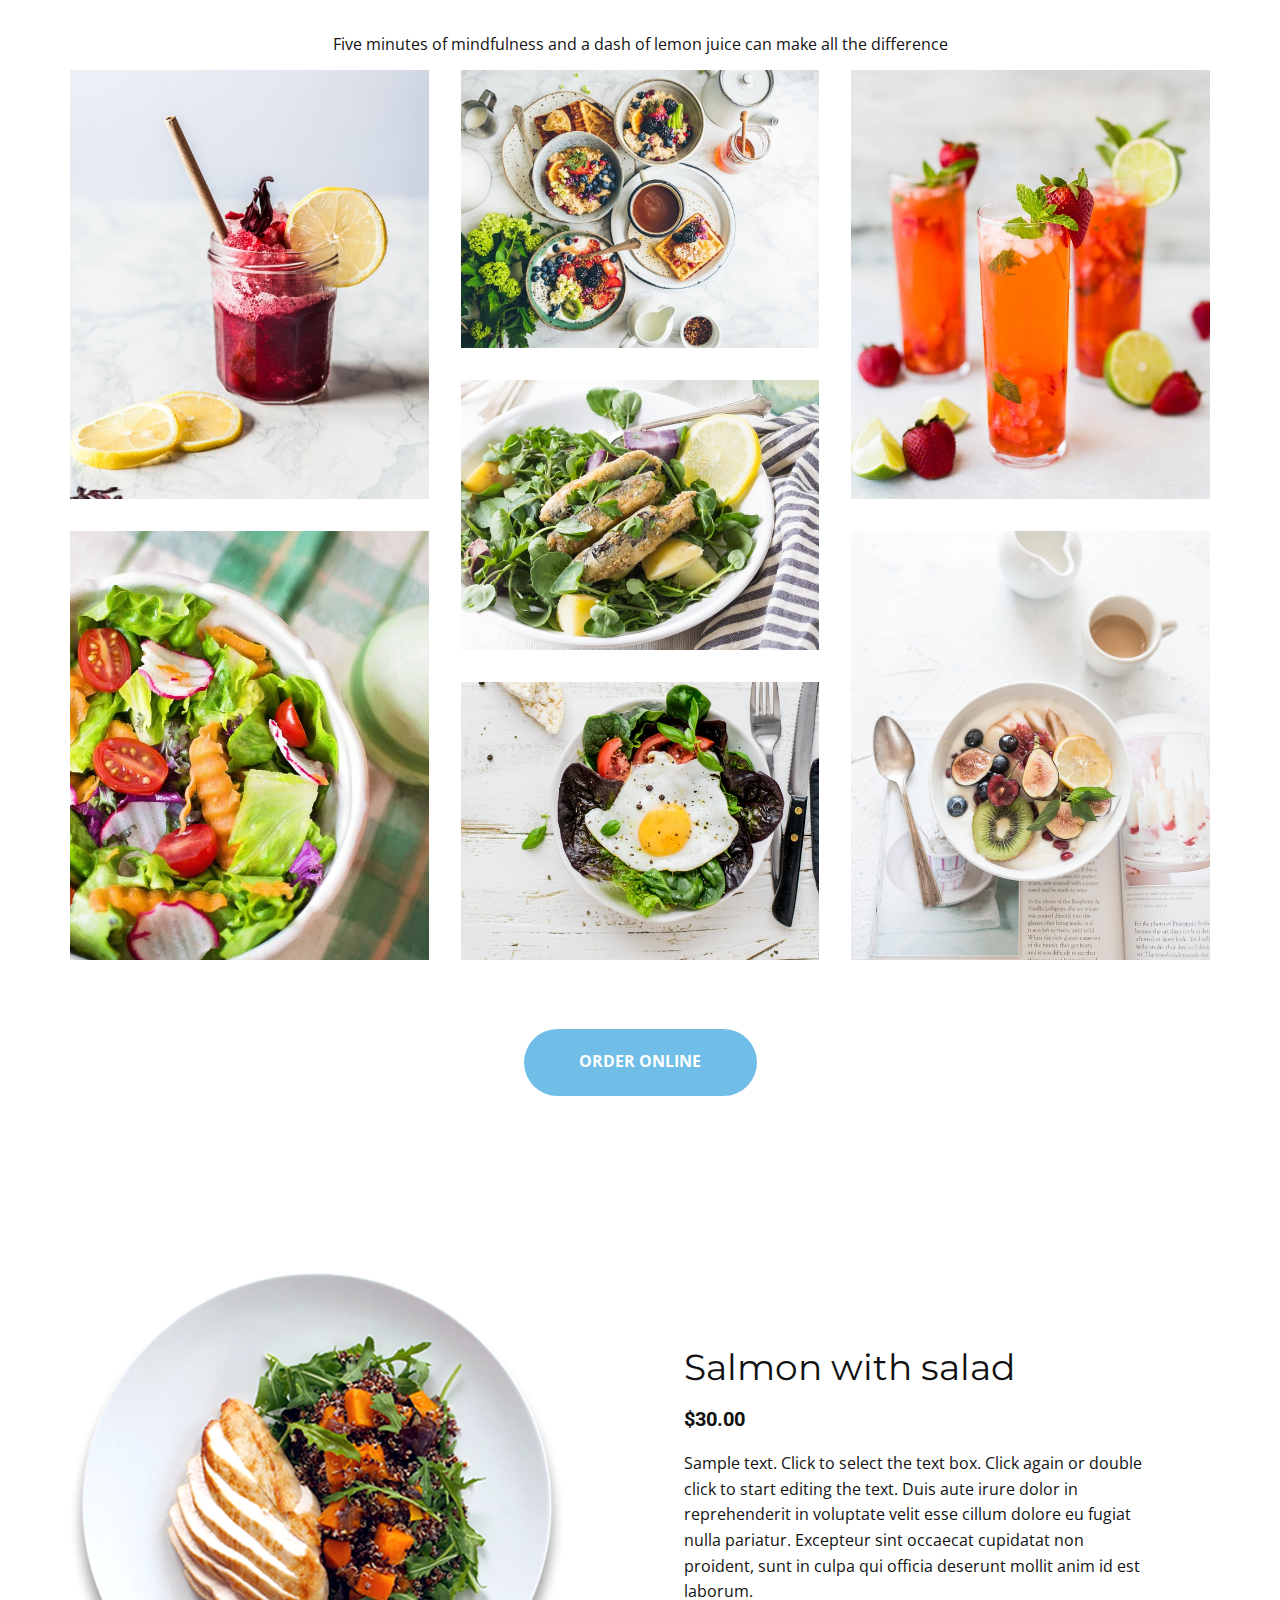
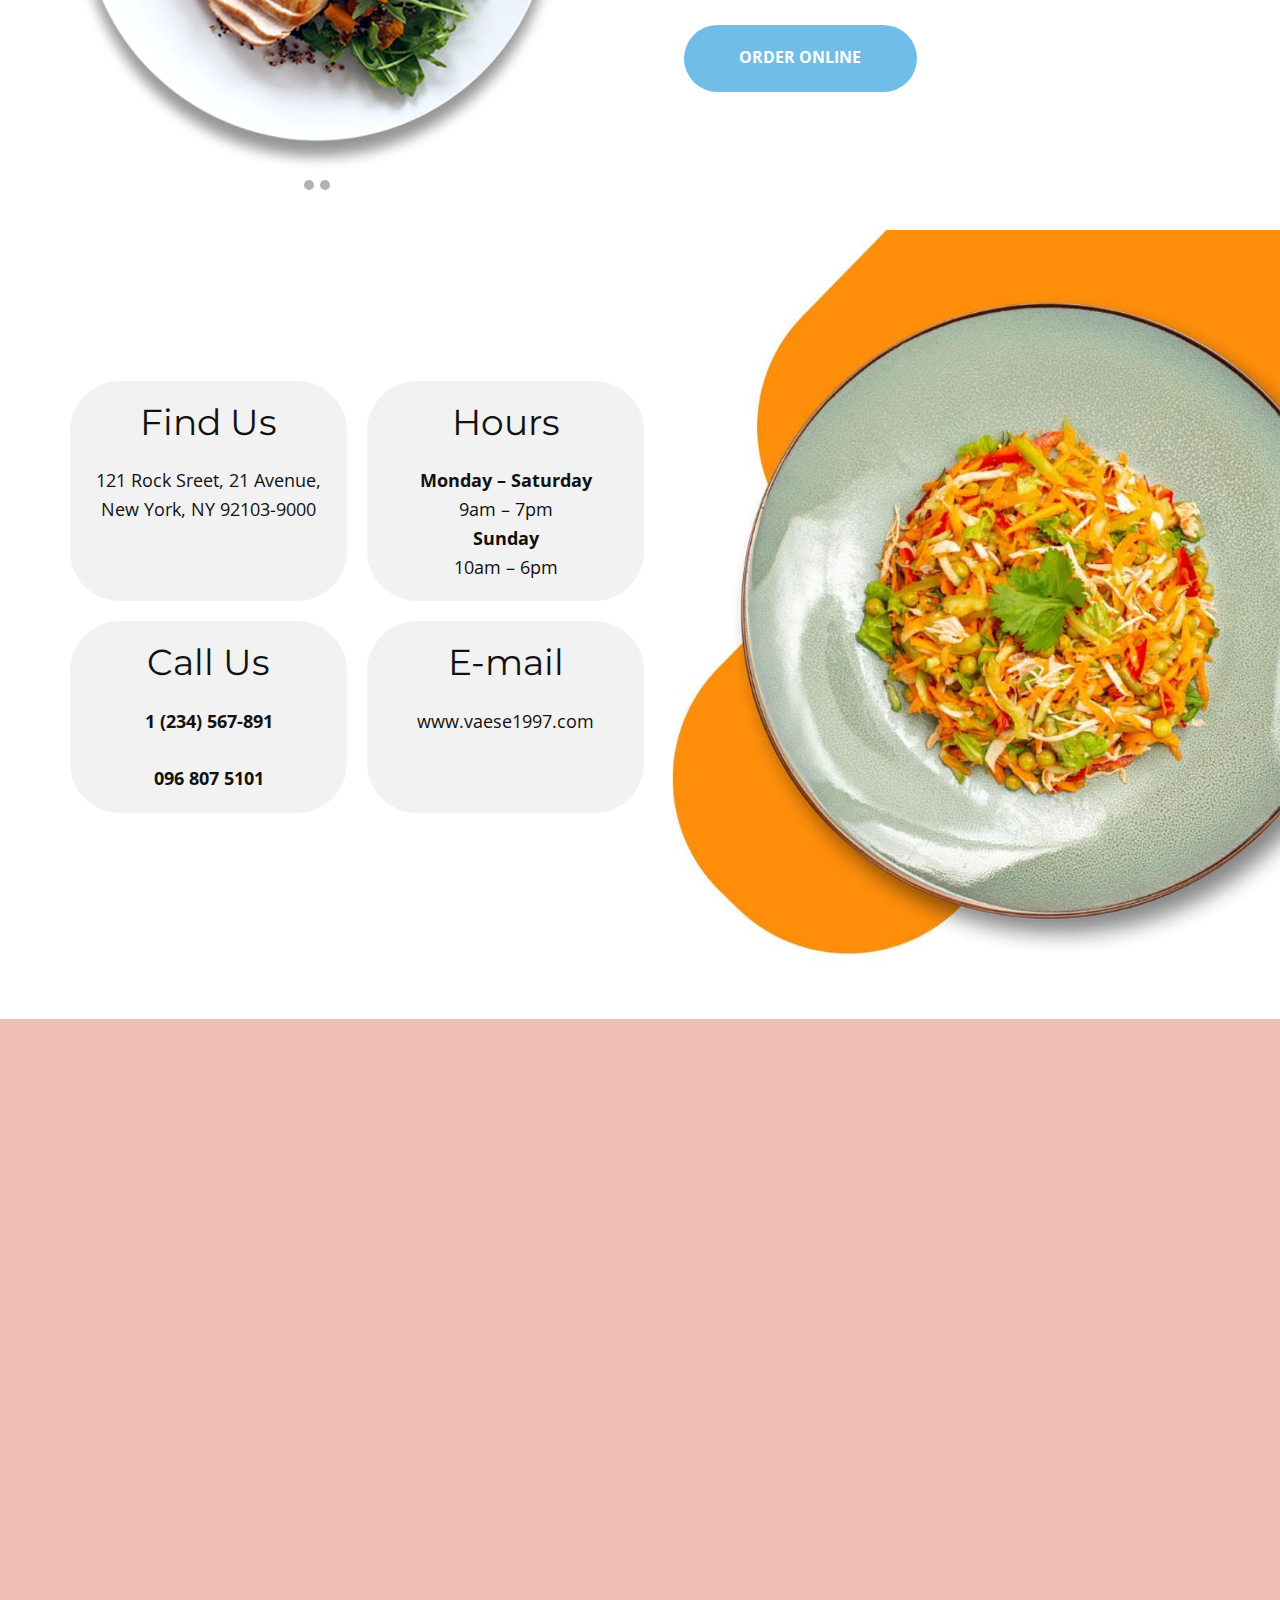
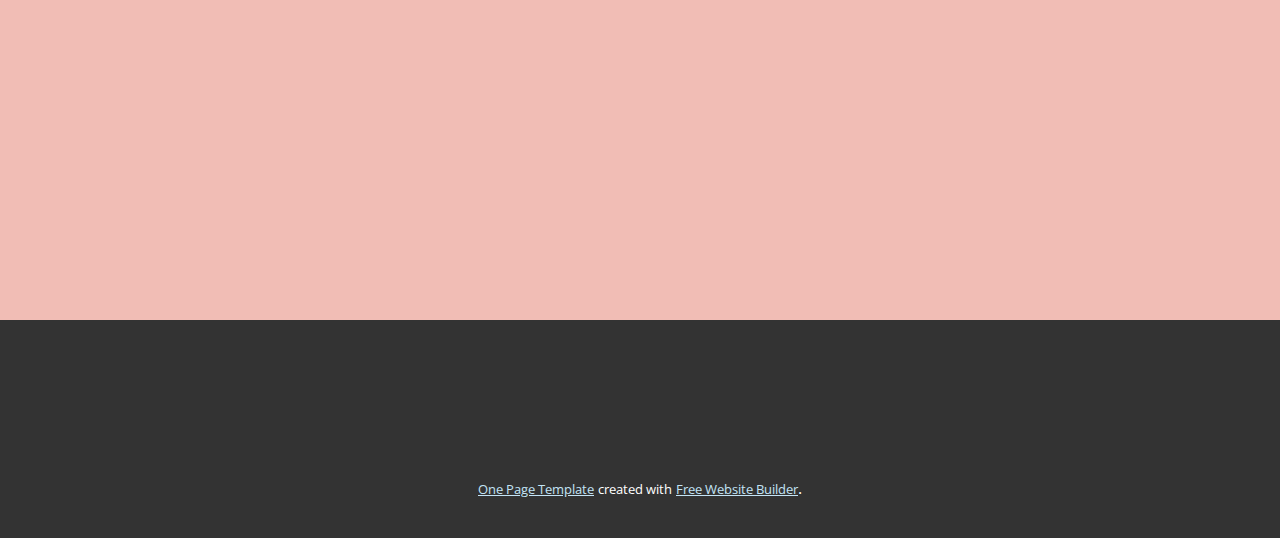
<file: index.html>
<!DOCTYPE html>
<html style="font-size: 16px;" lang="en"><head>
    <meta name="viewport" content="width=device-width, initial-scale=1.0">
    <meta charset="utf-8">
    <meta name="keywords" content="​European Cuisine World Tastes, ​With a wide range of world cuisines to choose from, we guarantee you a sumptuous feast experience in our restaurant!, Book your table, Our Menu, Breakfast, 10 simple ways to manage your sugar cravings, according to a nutritionist, Lunch, Salmon with salad">
    <meta name="description" content="">
    <title>Home</title>
    <link rel="stylesheet" href="nicepage.css" media="screen">
<link rel="stylesheet" href="Home.css" media="screen">
    <script class="u-script" type="text/javascript" src="jquery.js" defer=""></script>
    <script class="u-script" type="text/javascript" src="nicepage.js" defer=""></script>
    <meta name="generator" content="Nicepage 5.4.4, nicepage.com">
    <link id="u-theme-google-font" rel="stylesheet" href="https://fonts.googleapis.com/css?family=Roboto:100,100i,300,300i,400,400i,500,500i,700,700i,900,900i|Open+Sans:300,300i,400,400i,500,500i,600,600i,700,700i,800,800i">
    <link id="u-page-google-font" rel="stylesheet" href="https://fonts.googleapis.com/css?family=Montserrat:100,100i,200,200i,300,300i,400,400i,500,500i,600,600i,700,700i,800,800i,900,900i">
    
    
    
    
    
    <script type="application/ld+json">{
		"@context": "http://schema.org",
		"@type": "Organization",
		"name": ""
}</script>
    <meta name="theme-color" content="#70bee8">
    <meta property="og:title" content="Home">
    <meta property="og:type" content="website">
  <meta data-intl-tel-input-cdn-path="intlTelInput/"></head>
  <body data-home-page="Home.html" data-home-page-title="Home" class="u-body u-xl-mode" data-lang="en">
    <section class="u-clearfix u-container-align-center u-white u-section-1" id="carousel_3918">
      <div class="u-clearfix u-sheet u-sheet-1">
        <p class="u-align-center u-text u-text-1">Five minutes of mindfulness and a dash of lemon juice can make all the difference</p>
        <div class="u-clearfix u-expanded-width u-gutter-32 u-layout-wrap u-layout-wrap-1">
          <div class="u-gutter-0 u-layout">
            <div class="u-layout-row">
              <div class="u-size-20 u-size-30-md">
                <div class="u-layout-col">
                  <div class="u-align-left u-container-style u-image u-layout-cell u-left-cell u-similar-fill u-size-30 u-image-1">
                    <div class="u-container-layout"></div>
                  </div>
                  <div class="u-align-left u-container-style u-image u-layout-cell u-left-cell u-similar-fill u-size-30 u-image-2">
                    <div class="u-container-layout"></div>
                  </div>
                </div>
              </div>
              <div class="u-size-20 u-size-30-md">
                <div class="u-layout-col">
                  <div class="u-align-left u-container-style u-image u-layout-cell u-similar-fill u-size-20 u-image-3">
                    <div class="u-container-layout"></div>
                  </div>
                  <div class="u-align-left u-container-style u-image u-layout-cell u-similar-fill u-size-20 u-image-4">
                    <div class="u-container-layout"></div>
                  </div>
                  <div class="u-align-left u-container-style u-image u-layout-cell u-size-20 u-image-5">
                    <div class="u-container-layout"></div>
                  </div>
                </div>
              </div>
              <div class="u-size-20 u-size-60-md">
                <div class="u-layout-col">
                  <div class="u-align-left u-container-style u-image u-layout-cell u-right-cell u-similar-fill u-size-30 u-image-6">
                    <div class="u-container-layout"></div>
                  </div>
                  <div class="u-align-left u-container-style u-image u-layout-cell u-right-cell u-similar-fill u-size-30 u-image-7">
                    <div class="u-container-layout"></div>
                  </div>
                </div>
              </div>
            </div>
          </div>
        </div>
        <a href="" class="u-align-center u-btn u-btn-round u-button-style u-radius-50 u-btn-1">order online</a>
      </div>
    </section>
    <section class="u-clearfix u-section-2" id="carousel_683e">
      <div class="u-clearfix u-sheet u-sheet-1">
        <div id="carousel-27b6" data-interval="5000" data-u-ride="carousel" class="u-carousel u-expanded-width-xs u-slider u-slider-1">
          <ol class="u-absolute-hcenter u-carousel-indicators u-carousel-indicators-1">
            <li data-u-target="#carousel-27b6" class="u-active u-grey-30 u-shape-circle" data-u-slide-to="0" style="height: 10px; width: 10px;"></li>
            <li data-u-target="#carousel-27b6" class="u-grey-30 u-shape-circle" data-u-slide-to="1" style="height: 10px; width: 10px;"></li>
          </ol>
          <div class="u-carousel-inner" role="listbox">
            <div class="u-active u-carousel-item u-container-style u-image u-slide u-image-1" data-image-width="792" data-image-height="798">
              <div class="u-container-layout u-container-layout-1"></div>
            </div>
            <div class="u-carousel-item u-container-style u-image u-slide u-image-2" data-image-width="792" data-image-height="797">
              <div class="u-container-layout u-container-layout-2"></div>
            </div>
          </div>
          <a class="u-absolute-vcenter u-carousel-control u-carousel-control-prev u-hidden u-text-grey-30 u-carousel-control-1" href="#carousel-27b6" role="button" data-u-slide="prev">
            <span aria-hidden="true">
              <svg viewBox="0 0 477.175 477.175"><path d="M145.188,238.575l215.5-215.5c5.3-5.3,5.3-13.8,0-19.1s-13.8-5.3-19.1,0l-225.1,225.1c-5.3,5.3-5.3,13.8,0,19.1l225.1,225
                    c2.6,2.6,6.1,4,9.5,4s6.9-1.3,9.5-4c5.3-5.3,5.3-13.8,0-19.1L145.188,238.575z"></path></svg>
            </span>
            <span class="sr-only">+Previous</span>
          </a>
          <a class="u-absolute-vcenter u-carousel-control u-carousel-control-next u-hidden u-text-grey-30 u-carousel-control-2" href="#carousel-27b6" role="button" data-u-slide="next">
            <span aria-hidden="true">
              <svg viewBox="0 0 477.175 477.175"><path d="M360.731,229.075l-225.1-225.1c-5.3-5.3-13.8-5.3-19.1,0s-5.3,13.8,0,19.1l215.5,215.5l-215.5,215.5
                    c-5.3,5.3-5.3,13.8,0,19.1c2.6,2.6,6.1,4,9.5,4c3.4,0,6.9-1.3,9.5-4l225.1-225.1C365.931,242.875,365.931,234.275,360.731,229.075z"></path></svg>
            </span>
            <span class="sr-only">+Next</span>
          </a>
        </div>
        <div class="u-container-style u-expanded-width-sm u-expanded-width-xs u-group u-group-1">
          <div class="u-container-layout u-valign-middle u-container-layout-3">
            <h2 class="u-custom-font u-font-montserrat u-text u-text-default u-text-1">Salmon with salad</h2>
            <h5 class="u-text u-text-default u-text-2">$30.00</h5>
            <p class="u-text u-text-3">Sample text. Click to select the text box. Click again or double click to start editing the text.&nbsp;Duis aute irure dolor in reprehenderit in voluptate velit esse cillum dolore eu fugiat nulla pariatur. Excepteur sint occaecat cupidatat non proident, sunt in culpa qui officia deserunt mollit anim id est laborum.</p>
            <a href="" class="u-btn u-btn-round u-button-style u-radius-50 u-btn-1">order online</a>
          </div>
        </div>
      </div>
    </section>
    <section class="u-clearfix u-image u-section-3" id="carousel_2b83" data-image-width="1677" data-image-height="1000">
      <div class="u-clearfix u-sheet u-valign-middle-lg u-sheet-1">
        <div class="u-list u-list-1">
          <div class="u-repeater u-repeater-1">
            <div class="u-container-align-center u-container-style u-grey-5 u-list-item u-radius-50 u-repeater-item u-shape-round u-list-item-1">
              <div class="u-container-layout u-similar-container u-valign-top u-container-layout-1">
                <h5 class="u-align-center u-custom-font u-custom-item u-font-montserrat u-text u-text-1" data-animation-name="" data-animation-duration="0" data-animation-delay="0" data-animation-direction="">F​ind Us</h5>
                <p class="u-align-center u-custom-item u-text u-text-2"> 121 Rock Sreet, 21 Avenue, New York, NY 92103-9000<br>
                </p>
              </div>
            </div>
            <div class="u-container-align-center u-container-style u-grey-5 u-list-item u-radius-50 u-repeater-item u-shape-round u-list-item-2">
              <div class="u-container-layout u-similar-container u-valign-top u-container-layout-2">
                <h5 class="u-align-center u-custom-font u-custom-item u-font-montserrat u-text u-text-3" data-animation-name="" data-animation-duration="0" data-animation-delay="0" data-animation-direction="">Hours</h5>
                <p class="u-align-center u-custom-item u-text u-text-4">
                  <span style="font-weight: 700;"> Monday – Saturday </span>
                  <br>9am – 7pm<br>
                  <span style="font-weight: 700;">Sunday </span>
                  <br>10am – 6pm<br>
                </p>
              </div>
            </div>
            <div class="u-container-align-center u-container-style u-grey-5 u-list-item u-radius-50 u-repeater-item u-shape-round u-list-item-3">
              <div class="u-container-layout u-similar-container u-valign-top u-container-layout-3">
                <h5 class="u-align-center u-custom-font u-custom-item u-font-montserrat u-text u-text-5" data-animation-name="" data-animation-duration="0" data-animation-delay="0" data-animation-direction="">Call Us</h5>
                <p class="u-align-center u-custom-item u-text u-text-6">
                  <a href="" class="u-active-none u-border-active-black u-border-hover-black u-border-none u-btn u-button-link u-button-style u-hover-none u-none u-text-body-color u-btn-1"> 1 (234) 567-891</a>
                  <br>
                  <br>
                  <a href="" class="u-active-none u-border-active-black u-border-hover-black u-border-none u-btn u-button-link u-button-style u-hover-none u-none u-text-body-color u-btn-2" data-animation-name="" data-animation-duration="0" data-animation-delay="0" data-animation-direction="">096 807 5101</a>
                </p>
              </div>
            </div>
            <div class="u-container-style u-grey-5 u-list-item u-radius-50 u-repeater-item u-shape-round u-list-item-4">
              <div class="u-container-layout u-similar-container u-valign-top u-container-layout-4">
                <h5 class="u-align-center u-custom-font u-custom-item u-font-montserrat u-text u-text-7" data-animation-name="" data-animation-duration="0" data-animation-delay="0" data-animation-direction="">E-mail</h5>
                <p class="u-align-center u-custom-item u-text u-text-8">www.vaese1997.com</p>
              </div>
            </div>
          </div>
        </div>
      </div>
    </section>
    <section class="u-align-center u-clearfix u-container-align-center u-palette-2-light-2 u-section-4" id="carousel_4913">
      <div class="u-clearfix u-sheet u-valign-middle-lg u-valign-middle-xl u-valign-middle-xs u-sheet-1">
        <div class="u-clearfix u-expanded-width u-gutter-10 u-layout-wrap u-layout-wrap-1">
          <div class="u-layout">
            <div class="u-layout-row">
              <div class="u-size-30">
                <div class="u-layout-col">
                  <div class="u-align-left u-container-style u-layout-cell u-left-cell u-size-30 u-layout-cell-1" src="">
                    <div class="u-container-layout u-container-layout-1" src="">
                      <img class="u-expanded-width u-image u-image-1" src="images/ttt.jpg" data-image-width="767" data-image-height="767" data-animation-name="customAnimationIn" data-animation-duration="1500">
                    </div>
                  </div>
                  <div class="u-align-left u-container-style u-image u-layout-cell u-left-cell u-size-30 u-image-2" src="" data-image-width="1098" data-image-height="881" data-animation-name="customAnimationIn" data-animation-duration="1500" data-animation-delay="250">
                    <div class="u-container-layout u-container-layout-2" src=""></div>
                  </div>
                </div>
              </div>
              <div class="u-size-30">
                <div class="u-layout-row">
                  <div class="u-align-left u-container-style u-layout-cell u-right-cell u-size-60 u-layout-cell-3" src="">
                    <div class="u-container-layout u-valign-bottom-xs u-container-layout-3" src="">
                      <img class="u-expanded-width u-image u-image-3" data-image-width="767" data-image-height="767" src="images/1.jpg" data-animation-name="customAnimationIn" data-animation-duration="1500" data-animation-delay="250">
                      <div class="u-align-center u-black u-container-align-center u-container-style u-group u-group-1" data-animation-name="customAnimationIn" data-animation-duration="1500" data-animation-delay="500">
                        <div class="u-container-layout u-valign-middle u-container-layout-4">
                          <h2 class="u-align-center u-text u-text-1"> Healthy Eating</h2>
                          <p class="u-align-center u-text u-text-2">Sample text. Lorem ipsum dolor sit amet, consectetur adipiscing elit nullam nunc justo sagittis suscipit ultrices.</p>
                          <p class="u-align-center u-text u-text-3"><a href="" class="u-active-none u-border-1 u-border-no-left u-border-no-right u-border-no-top u-border-white u-btn u-button-link u-button-style u-hover-none u-none u-text-body-alt-color u-btn-1"></a>
                          </p>
                          <a href="" class="u-active-white u-align-center u-border-2 u-border-white u-btn u-btn-round u-button-style u-hover-white u-none u-radius-10 u-btn-2" data-animation-name="" data-animation-duration="0" data-animation-delay="0" data-animation-direction="">learn more</a>
                        </div>
                      </div>
                    </div>
                  </div>
                </div>
              </div>
            </div>
          </div>
        </div>
      </div>
    </section>
    
    
    <footer class="u-align-center u-clearfix u-footer u-grey-80 u-footer" id="sec-e99d"><div class="u-clearfix u-sheet u-sheet-1"></div></footer>
    <section class="u-backlink u-clearfix u-grey-80">
      <a class="u-link" href="https://nicepage.com/one-page-template" target="_blank">
        <span>One Page Template</span>
      </a>
      <p class="u-text">
        <span>created with</span>
      </p>
      <a class="u-link" href="https://nicepage.com/website-builder" target="_blank">
        <span>Free Website Builder</span>
      </a>. 
    </section>
  
</body></html>
</file>
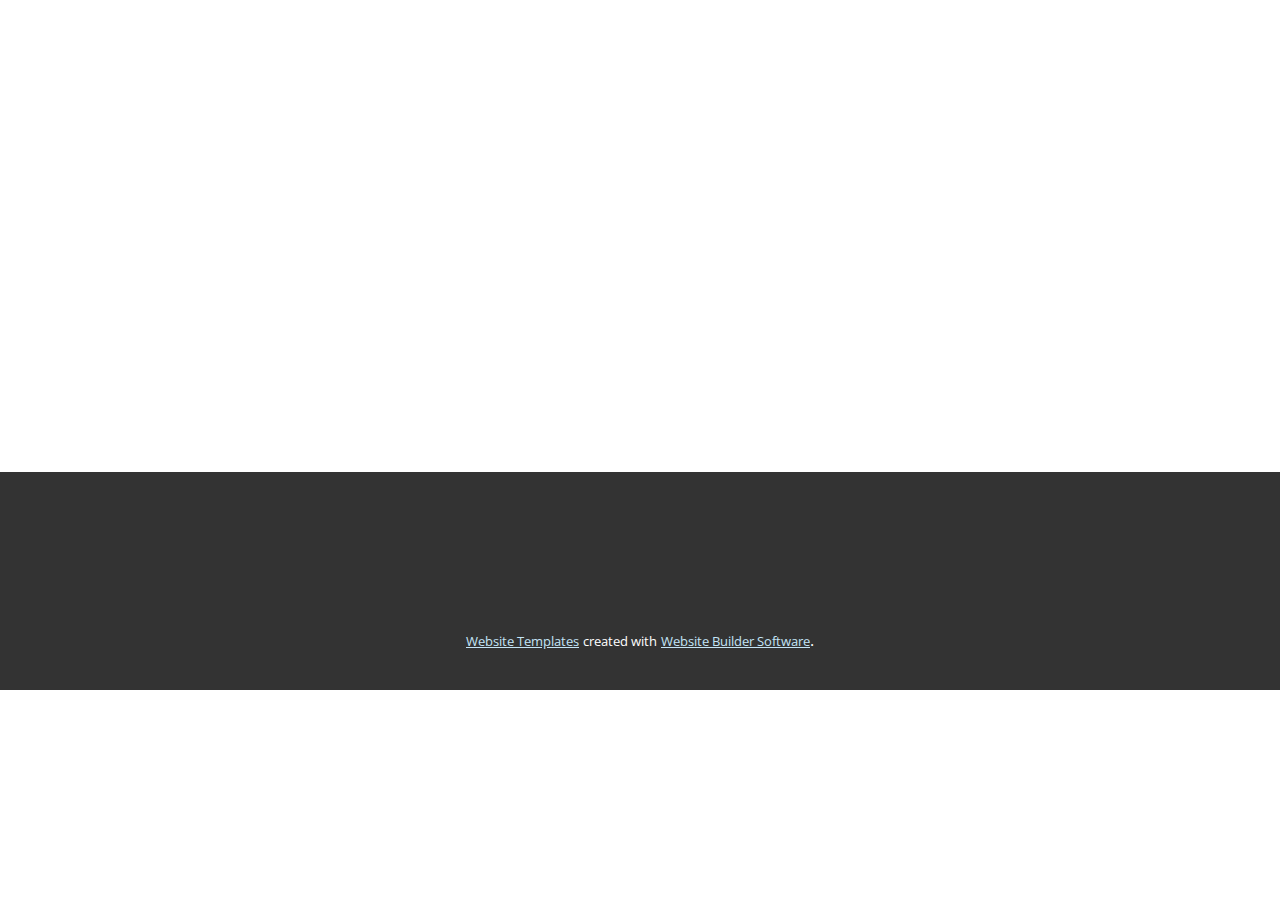
<file: About.html>
<!DOCTYPE html>
<html style="font-size: 16px;" lang="en"><head>
    <meta name="viewport" content="width=device-width, initial-scale=1.0">
    <meta charset="utf-8">
    <meta name="keywords" content="">
    <meta name="description" content="">
    <title>About</title>
    <link rel="stylesheet" href="nicepage.css" media="screen">
<link rel="stylesheet" href="About.css" media="screen">
    <script class="u-script" type="text/javascript" src="jquery.js" defer=""></script>
    <script class="u-script" type="text/javascript" src="nicepage.js" defer=""></script>
    <meta name="generator" content="Nicepage 5.4.4, nicepage.com">
    <link id="u-theme-google-font" rel="stylesheet" href="https://fonts.googleapis.com/css?family=Roboto:100,100i,300,300i,400,400i,500,500i,700,700i,900,900i|Open+Sans:300,300i,400,400i,500,500i,600,600i,700,700i,800,800i">
    
    
    <script type="application/ld+json">{
		"@context": "http://schema.org",
		"@type": "Organization",
		"name": ""
}</script>
    <meta name="theme-color" content="#70bee8">
    <meta property="og:title" content="About">
    <meta property="og:type" content="website">
  <meta data-intl-tel-input-cdn-path="intlTelInput/"></head>
  <body class="u-body u-xl-mode" data-lang="en"><header class="u-clearfix u-header u-header" id="sec-158f"><div class="u-clearfix u-sheet u-sheet-1"></div></header>
    <section class="u-clearfix u-section-1" id="sec-e4a0">
      <div class="u-clearfix u-sheet u-sheet-1"></div>
    </section>
    
    
    <footer class="u-align-center u-clearfix u-footer u-grey-80 u-footer" id="sec-e99d"><div class="u-clearfix u-sheet u-sheet-1"></div></footer>
    <section class="u-backlink u-clearfix u-grey-80">
      <a class="u-link" href="https://nicepage.com/website-templates" target="_blank">
        <span>Website Templates</span>
      </a>
      <p class="u-text">
        <span>created with</span>
      </p>
      <a class="u-link" href="" target="_blank">
        <span>Website Builder Software</span>
      </a>. 
    </section>
  
</body></html>
</file>
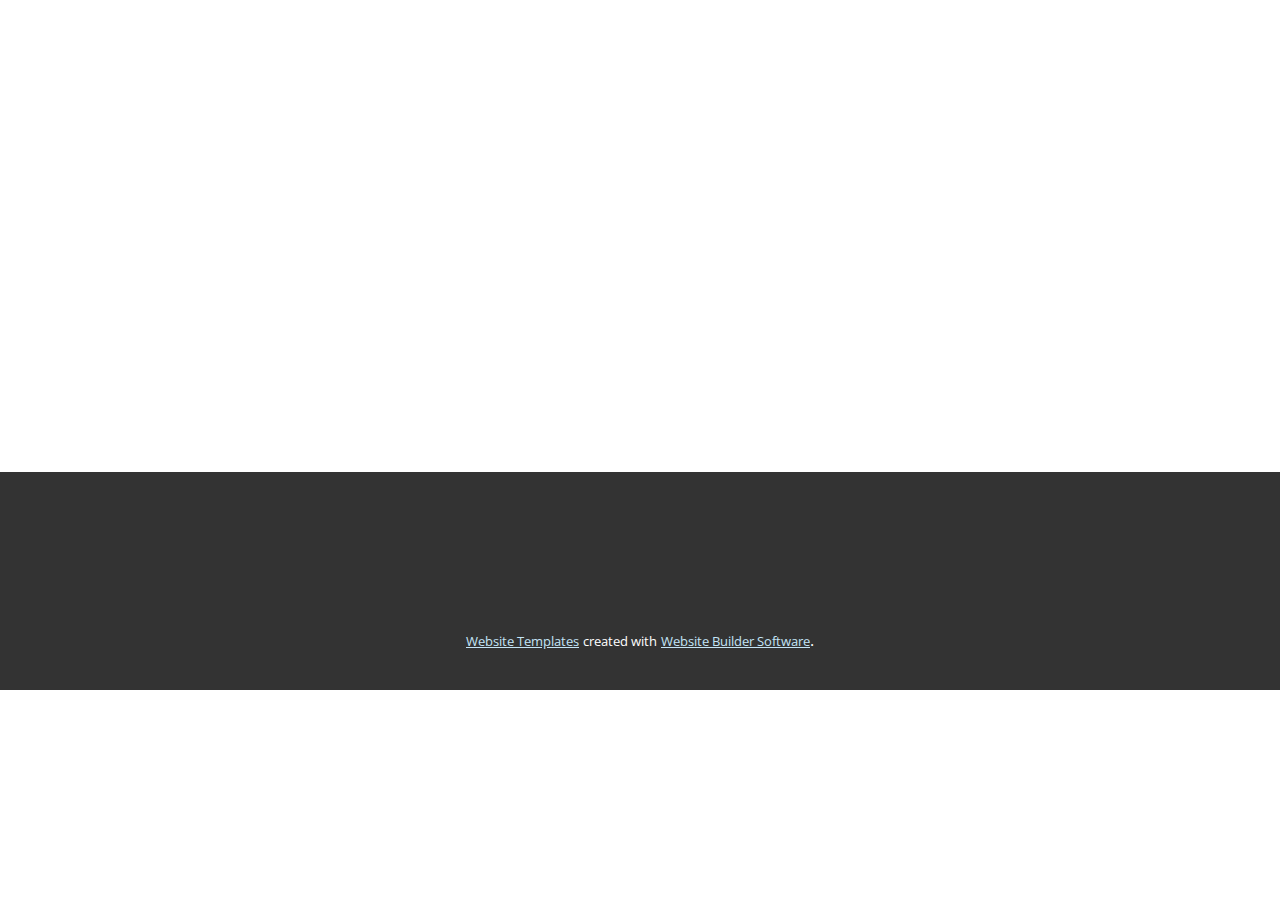
<file: Contact.html>
<!DOCTYPE html>
<html style="font-size: 16px;" lang="en"><head>
    <meta name="viewport" content="width=device-width, initial-scale=1.0">
    <meta charset="utf-8">
    <meta name="keywords" content="">
    <meta name="description" content="">
    <title>Contact</title>
    <link rel="stylesheet" href="nicepage.css" media="screen">
<link rel="stylesheet" href="Contact.css" media="screen">
    <script class="u-script" type="text/javascript" src="jquery.js" defer=""></script>
    <script class="u-script" type="text/javascript" src="nicepage.js" defer=""></script>
    <meta name="generator" content="Nicepage 5.4.4, nicepage.com">
    <link id="u-theme-google-font" rel="stylesheet" href="https://fonts.googleapis.com/css?family=Roboto:100,100i,300,300i,400,400i,500,500i,700,700i,900,900i|Open+Sans:300,300i,400,400i,500,500i,600,600i,700,700i,800,800i">
    
    
    <script type="application/ld+json">{
		"@context": "http://schema.org",
		"@type": "Organization",
		"name": ""
}</script>
    <meta name="theme-color" content="#70bee8">
    <meta property="og:title" content="Contact">
    <meta property="og:type" content="website">
  <meta data-intl-tel-input-cdn-path="intlTelInput/"></head>
  <body class="u-body u-xl-mode" data-lang="en"><header class="u-clearfix u-header u-header" id="sec-158f"><div class="u-clearfix u-sheet u-sheet-1"></div></header>
    <section class="u-clearfix u-section-1" id="sec-1b9e">
      <div class="u-clearfix u-sheet u-sheet-1"></div>
    </section>
    
    
    <footer class="u-align-center u-clearfix u-footer u-grey-80 u-footer" id="sec-e99d"><div class="u-clearfix u-sheet u-sheet-1"></div></footer>
    <section class="u-backlink u-clearfix u-grey-80">
      <a class="u-link" href="https://nicepage.com/website-templates" target="_blank">
        <span>Website Templates</span>
      </a>
      <p class="u-text">
        <span>created with</span>
      </p>
      <a class="u-link" href="" target="_blank">
        <span>Website Builder Software</span>
      </a>. 
    </section>
  
</body></html>
</file>
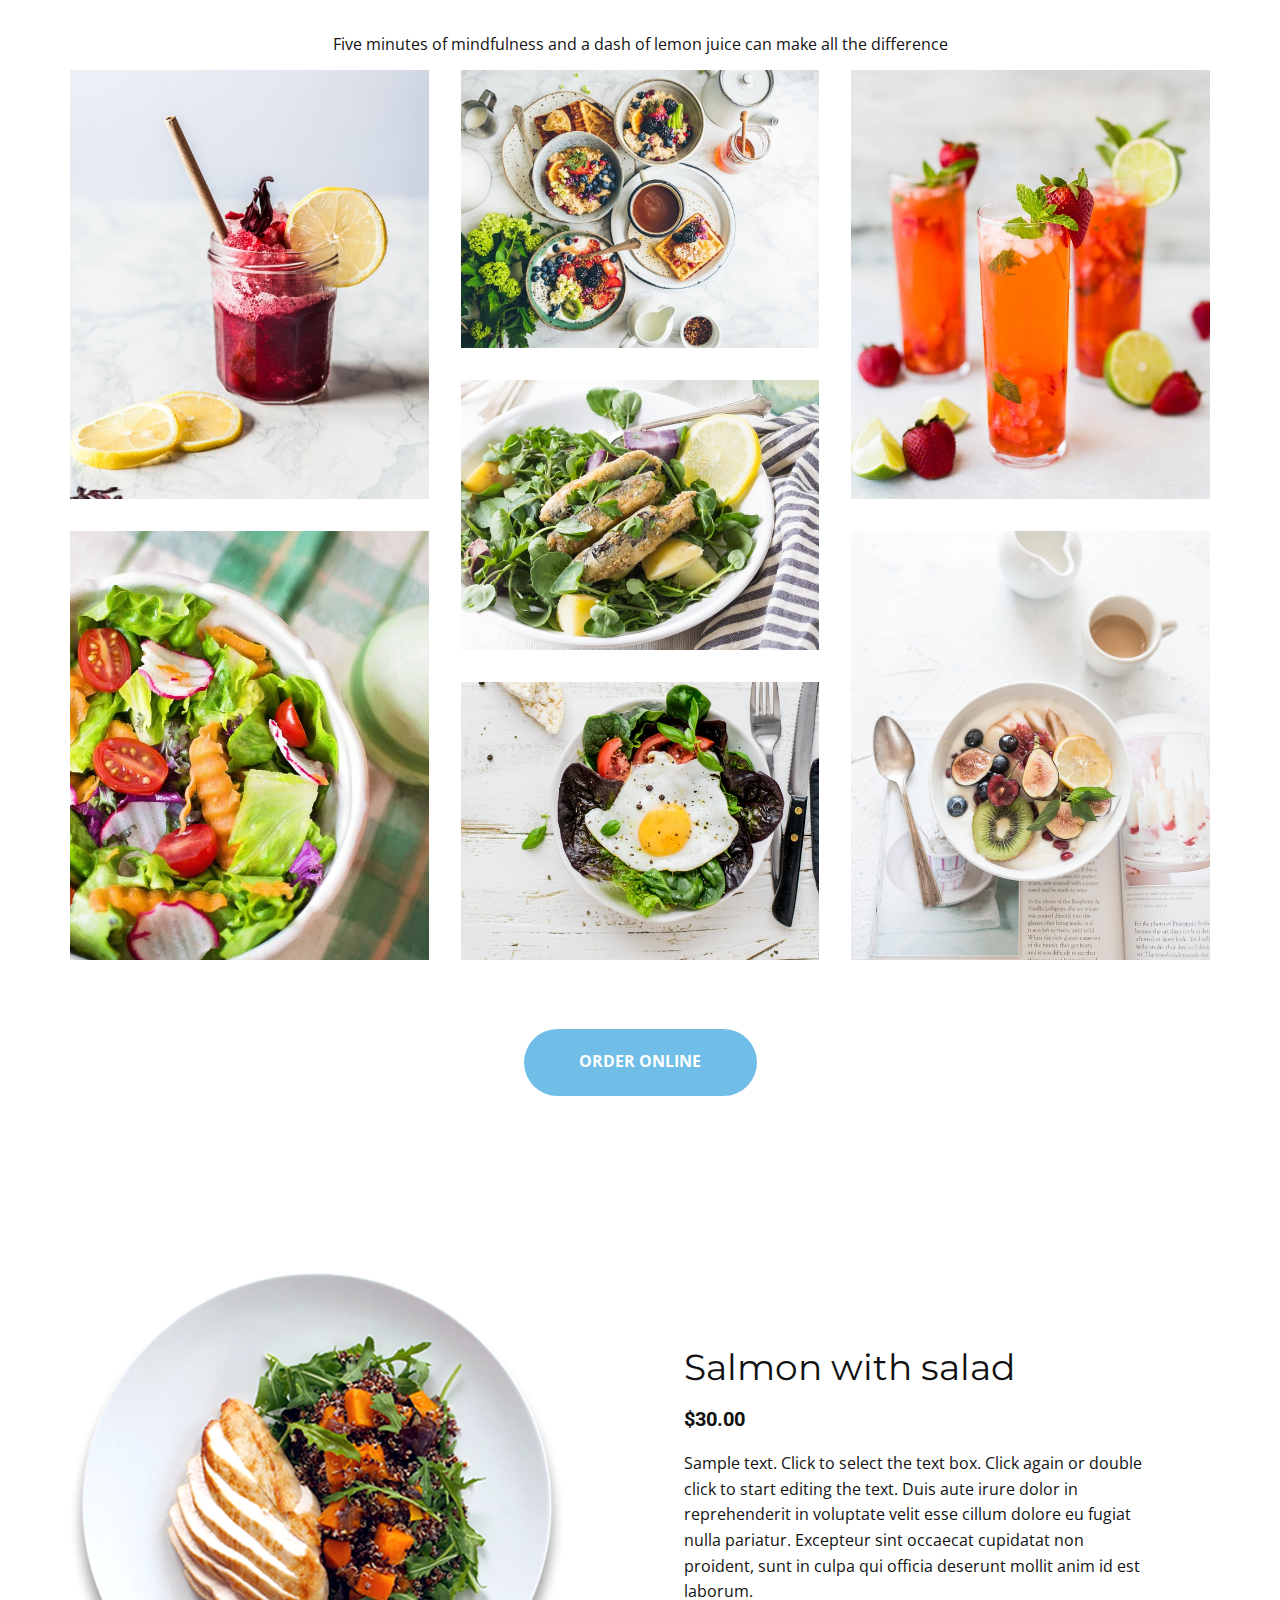
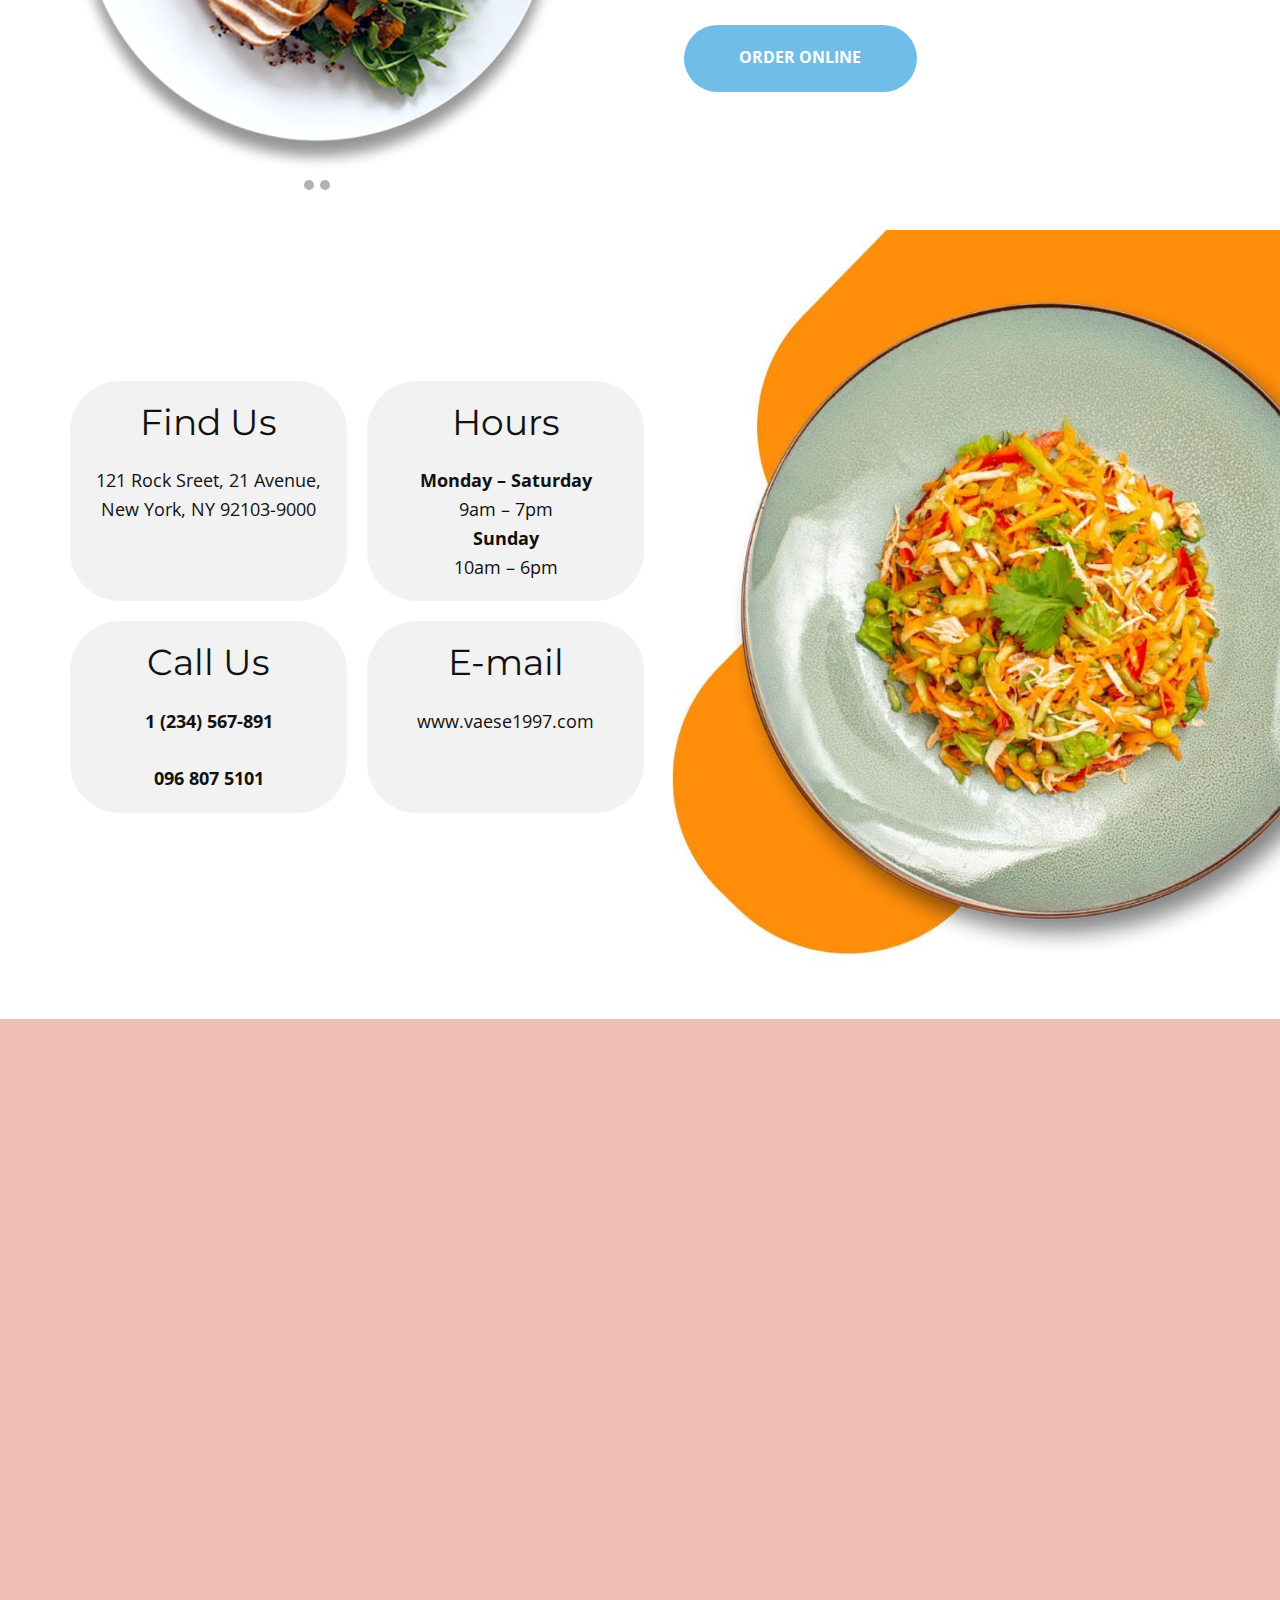
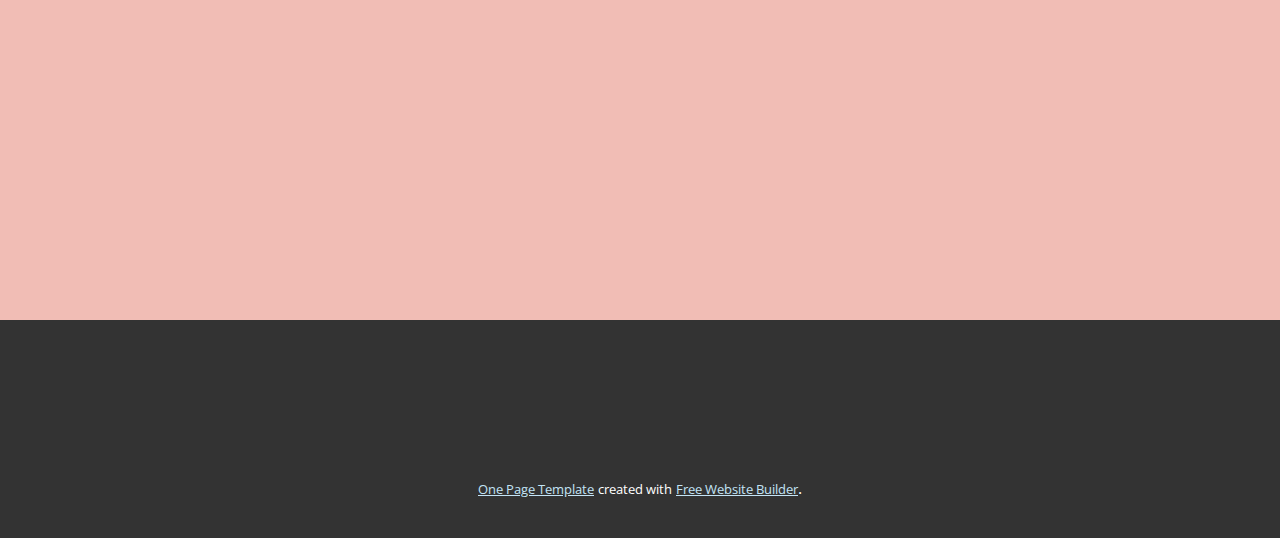
<file: Home.html>
<!DOCTYPE html>
<html style="font-size: 16px;" lang="en"><head>
    <meta name="viewport" content="width=device-width, initial-scale=1.0">
    <meta charset="utf-8">
    <meta name="keywords" content="​European Cuisine World Tastes, ​With a wide range of world cuisines to choose from, we guarantee you a sumptuous feast experience in our restaurant!, Book your table, Our Menu, Breakfast, 10 simple ways to manage your sugar cravings, according to a nutritionist, Lunch, Salmon with salad">
    <meta name="description" content="">
    <title>Home</title>
    <link rel="stylesheet" href="nicepage.css" media="screen">
<link rel="stylesheet" href="Home.css" media="screen">
    <script class="u-script" type="text/javascript" src="jquery.js" defer=""></script>
    <script class="u-script" type="text/javascript" src="nicepage.js" defer=""></script>
    <meta name="generator" content="Nicepage 5.4.4, nicepage.com">
    <link id="u-theme-google-font" rel="stylesheet" href="https://fonts.googleapis.com/css?family=Roboto:100,100i,300,300i,400,400i,500,500i,700,700i,900,900i|Open+Sans:300,300i,400,400i,500,500i,600,600i,700,700i,800,800i">
    <link id="u-page-google-font" rel="stylesheet" href="https://fonts.googleapis.com/css?family=Montserrat:100,100i,200,200i,300,300i,400,400i,500,500i,600,600i,700,700i,800,800i,900,900i">
    
    
    
    
    
    <script type="application/ld+json">{
		"@context": "http://schema.org",
		"@type": "Organization",
		"name": ""
}</script>
    <meta name="theme-color" content="#70bee8">
    <meta property="og:title" content="Home">
    <meta property="og:type" content="website">
  <meta data-intl-tel-input-cdn-path="intlTelInput/"></head>
  <body class="u-body u-xl-mode" data-lang="en">
    <section class="u-clearfix u-container-align-center u-white u-section-1" id="carousel_3918">
      <div class="u-clearfix u-sheet u-sheet-1">
        <p class="u-align-center u-text u-text-1">Five minutes of mindfulness and a dash of lemon juice can make all the difference</p>
        <div class="u-clearfix u-expanded-width u-gutter-32 u-layout-wrap u-layout-wrap-1">
          <div class="u-gutter-0 u-layout">
            <div class="u-layout-row">
              <div class="u-size-20 u-size-30-md">
                <div class="u-layout-col">
                  <div class="u-align-left u-container-style u-image u-layout-cell u-left-cell u-similar-fill u-size-30 u-image-1">
                    <div class="u-container-layout"></div>
                  </div>
                  <div class="u-align-left u-container-style u-image u-layout-cell u-left-cell u-similar-fill u-size-30 u-image-2">
                    <div class="u-container-layout"></div>
                  </div>
                </div>
              </div>
              <div class="u-size-20 u-size-30-md">
                <div class="u-layout-col">
                  <div class="u-align-left u-container-style u-image u-layout-cell u-similar-fill u-size-20 u-image-3">
                    <div class="u-container-layout"></div>
                  </div>
                  <div class="u-align-left u-container-style u-image u-layout-cell u-similar-fill u-size-20 u-image-4">
                    <div class="u-container-layout"></div>
                  </div>
                  <div class="u-align-left u-container-style u-image u-layout-cell u-size-20 u-image-5">
                    <div class="u-container-layout"></div>
                  </div>
                </div>
              </div>
              <div class="u-size-20 u-size-60-md">
                <div class="u-layout-col">
                  <div class="u-align-left u-container-style u-image u-layout-cell u-right-cell u-similar-fill u-size-30 u-image-6">
                    <div class="u-container-layout"></div>
                  </div>
                  <div class="u-align-left u-container-style u-image u-layout-cell u-right-cell u-similar-fill u-size-30 u-image-7">
                    <div class="u-container-layout"></div>
                  </div>
                </div>
              </div>
            </div>
          </div>
        </div>
        <a href="https://nicepage.com/html-website-builder" class="u-align-center u-btn u-btn-round u-button-style u-radius-50 u-btn-1">order online</a>
      </div>
    </section>
    <section class="u-clearfix u-section-2" id="carousel_683e">
      <div class="u-clearfix u-sheet u-sheet-1">
        <div id="carousel-27b6" data-interval="5000" data-u-ride="carousel" class="u-carousel u-expanded-width-xs u-slider u-slider-1">
          <ol class="u-absolute-hcenter u-carousel-indicators u-carousel-indicators-1">
            <li data-u-target="#carousel-27b6" class="u-active u-grey-30 u-shape-circle" data-u-slide-to="0" style="height: 10px; width: 10px;"></li>
            <li data-u-target="#carousel-27b6" class="u-grey-30 u-shape-circle" data-u-slide-to="1" style="height: 10px; width: 10px;"></li>
          </ol>
          <div class="u-carousel-inner" role="listbox">
            <div class="u-active u-carousel-item u-container-style u-image u-slide u-image-1" data-image-width="792" data-image-height="798">
              <div class="u-container-layout u-container-layout-1"></div>
            </div>
            <div class="u-carousel-item u-container-style u-image u-slide u-image-2" data-image-width="792" data-image-height="797">
              <div class="u-container-layout u-container-layout-2"></div>
            </div>
          </div>
          <a class="u-absolute-vcenter u-carousel-control u-carousel-control-prev u-hidden u-text-grey-30 u-carousel-control-1" href="#carousel-27b6" role="button" data-u-slide="prev">
            <span aria-hidden="true">
              <svg viewBox="0 0 477.175 477.175"><path d="M145.188,238.575l215.5-215.5c5.3-5.3,5.3-13.8,0-19.1s-13.8-5.3-19.1,0l-225.1,225.1c-5.3,5.3-5.3,13.8,0,19.1l225.1,225
                    c2.6,2.6,6.1,4,9.5,4s6.9-1.3,9.5-4c5.3-5.3,5.3-13.8,0-19.1L145.188,238.575z"></path></svg>
            </span>
            <span class="sr-only">+Previous</span>
          </a>
          <a class="u-absolute-vcenter u-carousel-control u-carousel-control-next u-hidden u-text-grey-30 u-carousel-control-2" href="#carousel-27b6" role="button" data-u-slide="next">
            <span aria-hidden="true">
              <svg viewBox="0 0 477.175 477.175"><path d="M360.731,229.075l-225.1-225.1c-5.3-5.3-13.8-5.3-19.1,0s-5.3,13.8,0,19.1l215.5,215.5l-215.5,215.5
                    c-5.3,5.3-5.3,13.8,0,19.1c2.6,2.6,6.1,4,9.5,4c3.4,0,6.9-1.3,9.5-4l225.1-225.1C365.931,242.875,365.931,234.275,360.731,229.075z"></path></svg>
            </span>
            <span class="sr-only">+Next</span>
          </a>
        </div>
        <div class="u-container-style u-expanded-width-sm u-expanded-width-xs u-group u-group-1">
          <div class="u-container-layout u-valign-middle u-container-layout-3">
            <h2 class="u-custom-font u-font-montserrat u-text u-text-default u-text-1">Salmon with salad</h2>
            <h5 class="u-text u-text-default u-text-2">$30.00</h5>
            <p class="u-text u-text-3">Sample text. Click to select the text box. Click again or double click to start editing the text.&nbsp;Duis aute irure dolor in reprehenderit in voluptate velit esse cillum dolore eu fugiat nulla pariatur. Excepteur sint occaecat cupidatat non proident, sunt in culpa qui officia deserunt mollit anim id est laborum.</p>
            <a href="https://nicepage.com/c/sale-website-templates" class="u-btn u-btn-round u-button-style u-radius-50 u-btn-1">order online</a>
          </div>
        </div>
      </div>
    </section>
    <section class="u-clearfix u-image u-section-3" id="carousel_2b83" data-image-width="1677" data-image-height="1000">
      <div class="u-clearfix u-sheet u-valign-middle-lg u-sheet-1">
        <div class="u-list u-list-1">
          <div class="u-repeater u-repeater-1">
            <div class="u-container-align-center u-container-style u-grey-5 u-list-item u-radius-50 u-repeater-item u-shape-round u-list-item-1">
              <div class="u-container-layout u-similar-container u-valign-top u-container-layout-1">
                <h5 class="u-align-center u-custom-font u-custom-item u-font-montserrat u-text u-text-1" data-animation-name="" data-animation-duration="0" data-animation-delay="0" data-animation-direction="">F​ind Us</h5>
                <p class="u-align-center u-custom-item u-text u-text-2"> 121 Rock Sreet, 21 Avenue, New York, NY 92103-9000<br>
                </p>
              </div>
            </div>
            <div class="u-container-align-center u-container-style u-grey-5 u-list-item u-radius-50 u-repeater-item u-shape-round u-list-item-2">
              <div class="u-container-layout u-similar-container u-valign-top u-container-layout-2">
                <h5 class="u-align-center u-custom-font u-custom-item u-font-montserrat u-text u-text-3" data-animation-name="" data-animation-duration="0" data-animation-delay="0" data-animation-direction="">Hours</h5>
                <p class="u-align-center u-custom-item u-text u-text-4">
                  <span style="font-weight: 700;"> Monday – Saturday </span>
                  <br>9am – 7pm<br>
                  <span style="font-weight: 700;">Sunday </span>
                  <br>10am – 6pm<br>
                </p>
              </div>
            </div>
            <div class="u-container-align-center u-container-style u-grey-5 u-list-item u-radius-50 u-repeater-item u-shape-round u-list-item-3">
              <div class="u-container-layout u-similar-container u-valign-top u-container-layout-3">
                <h5 class="u-align-center u-custom-font u-custom-item u-font-montserrat u-text u-text-5" data-animation-name="" data-animation-duration="0" data-animation-delay="0" data-animation-direction="">Call Us</h5>
                <p class="u-align-center u-custom-item u-text u-text-6">
                  <a href="https://nicepage.studio" class="u-active-none u-border-active-black u-border-hover-black u-border-none u-btn u-button-link u-button-style u-hover-none u-none u-text-body-color u-btn-1"> 1 (234) 567-891</a>
                  <br>
                  <br>
                  <a href="https://nicepage.me" class="u-active-none u-border-active-black u-border-hover-black u-border-none u-btn u-button-link u-button-style u-hover-none u-none u-text-body-color u-btn-2" data-animation-name="" data-animation-duration="0" data-animation-delay="0" data-animation-direction="">096 807 5101</a>
                </p>
              </div>
            </div>
            <div class="u-container-style u-grey-5 u-list-item u-radius-50 u-repeater-item u-shape-round u-list-item-4">
              <div class="u-container-layout u-similar-container u-valign-top u-container-layout-4">
                <h5 class="u-align-center u-custom-font u-custom-item u-font-montserrat u-text u-text-7" data-animation-name="" data-animation-duration="0" data-animation-delay="0" data-animation-direction="">E-mail</h5>
                <p class="u-align-center u-custom-item u-text u-text-8">www.vaese1997.com</p>
              </div>
            </div>
          </div>
        </div>
      </div>
    </section>
    <section class="u-align-center u-clearfix u-container-align-center u-palette-2-light-2 u-section-4" id="carousel_4913">
      <div class="u-clearfix u-sheet u-valign-middle-lg u-valign-middle-xl u-valign-middle-xs u-sheet-1">
        <div class="u-clearfix u-expanded-width u-gutter-10 u-layout-wrap u-layout-wrap-1">
          <div class="u-layout">
            <div class="u-layout-row">
              <div class="u-size-30">
                <div class="u-layout-col">
                  <div class="u-align-left u-container-style u-layout-cell u-left-cell u-size-30 u-layout-cell-1" src="">
                    <div class="u-container-layout u-container-layout-1" src="">
                      <img class="u-expanded-width u-image u-image-1" src="images/ttt.jpg" data-image-width="767" data-image-height="767" data-animation-name="customAnimationIn" data-animation-duration="1500">
                    </div>
                  </div>
                  <div class="u-align-left u-container-style u-image u-layout-cell u-left-cell u-size-30 u-image-2" src="" data-image-width="1098" data-image-height="881" data-animation-name="customAnimationIn" data-animation-duration="1500" data-animation-delay="250">
                    <div class="u-container-layout u-container-layout-2" src=""></div>
                  </div>
                </div>
              </div>
              <div class="u-size-30">
                <div class="u-layout-row">
                  <div class="u-align-left u-container-style u-layout-cell u-right-cell u-size-60 u-layout-cell-3" src="">
                    <div class="u-container-layout u-valign-bottom-xs u-container-layout-3" src="">
                      <img class="u-expanded-width u-image u-image-3" data-image-width="767" data-image-height="767" src="images/1.jpg" data-animation-name="customAnimationIn" data-animation-duration="1500" data-animation-delay="250">
                      <div class="u-align-center u-black u-container-align-center u-container-style u-group u-group-1" data-animation-name="customAnimationIn" data-animation-duration="1500" data-animation-delay="500">
                        <div class="u-container-layout u-valign-middle u-container-layout-4">
                          <h2 class="u-align-center u-text u-text-1"> Healthy Eating</h2>
                          <p class="u-align-center u-text u-text-2">Sample text. Lorem ipsum dolor sit amet, consectetur adipiscing elit nullam nunc justo sagittis suscipit ultrices.</p>
                          <p class="u-align-center u-text u-text-3">Images from <a href="https://www.freepik.com/photos/background" class="u-active-none u-border-1 u-border-no-left u-border-no-right u-border-no-top u-border-white u-btn u-button-link u-button-style u-hover-none u-none u-text-body-alt-color u-btn-1">Freepik</a>
                          </p>
                          <a href="https://nicepage.one" class="u-active-white u-align-center u-border-2 u-border-white u-btn u-btn-round u-button-style u-hover-white u-none u-radius-10 u-btn-2" data-animation-name="" data-animation-duration="0" data-animation-delay="0" data-animation-direction="">learn more</a>
                        </div>
                      </div>
                    </div>
                  </div>
                </div>
              </div>
            </div>
          </div>
        </div>
      </div>
    </section>
    
    
    <footer class="u-align-center u-clearfix u-footer u-grey-80 u-footer" id="sec-e99d"><div class="u-clearfix u-sheet u-sheet-1"></div></footer>
    <section class="u-backlink u-clearfix u-grey-80">
      <a class="u-link" href="https://nicepage.com/one-page-template" target="_blank">
        <span>One Page Template</span>
      </a>
      <p class="u-text">
        <span>created with</span>
      </p>
      <a class="u-link" href="https://nicepage.com/website-builder" target="_blank">
        <span>Free Website Builder</span>
      </a>. 
    </section>
  
</body></html>
</file>
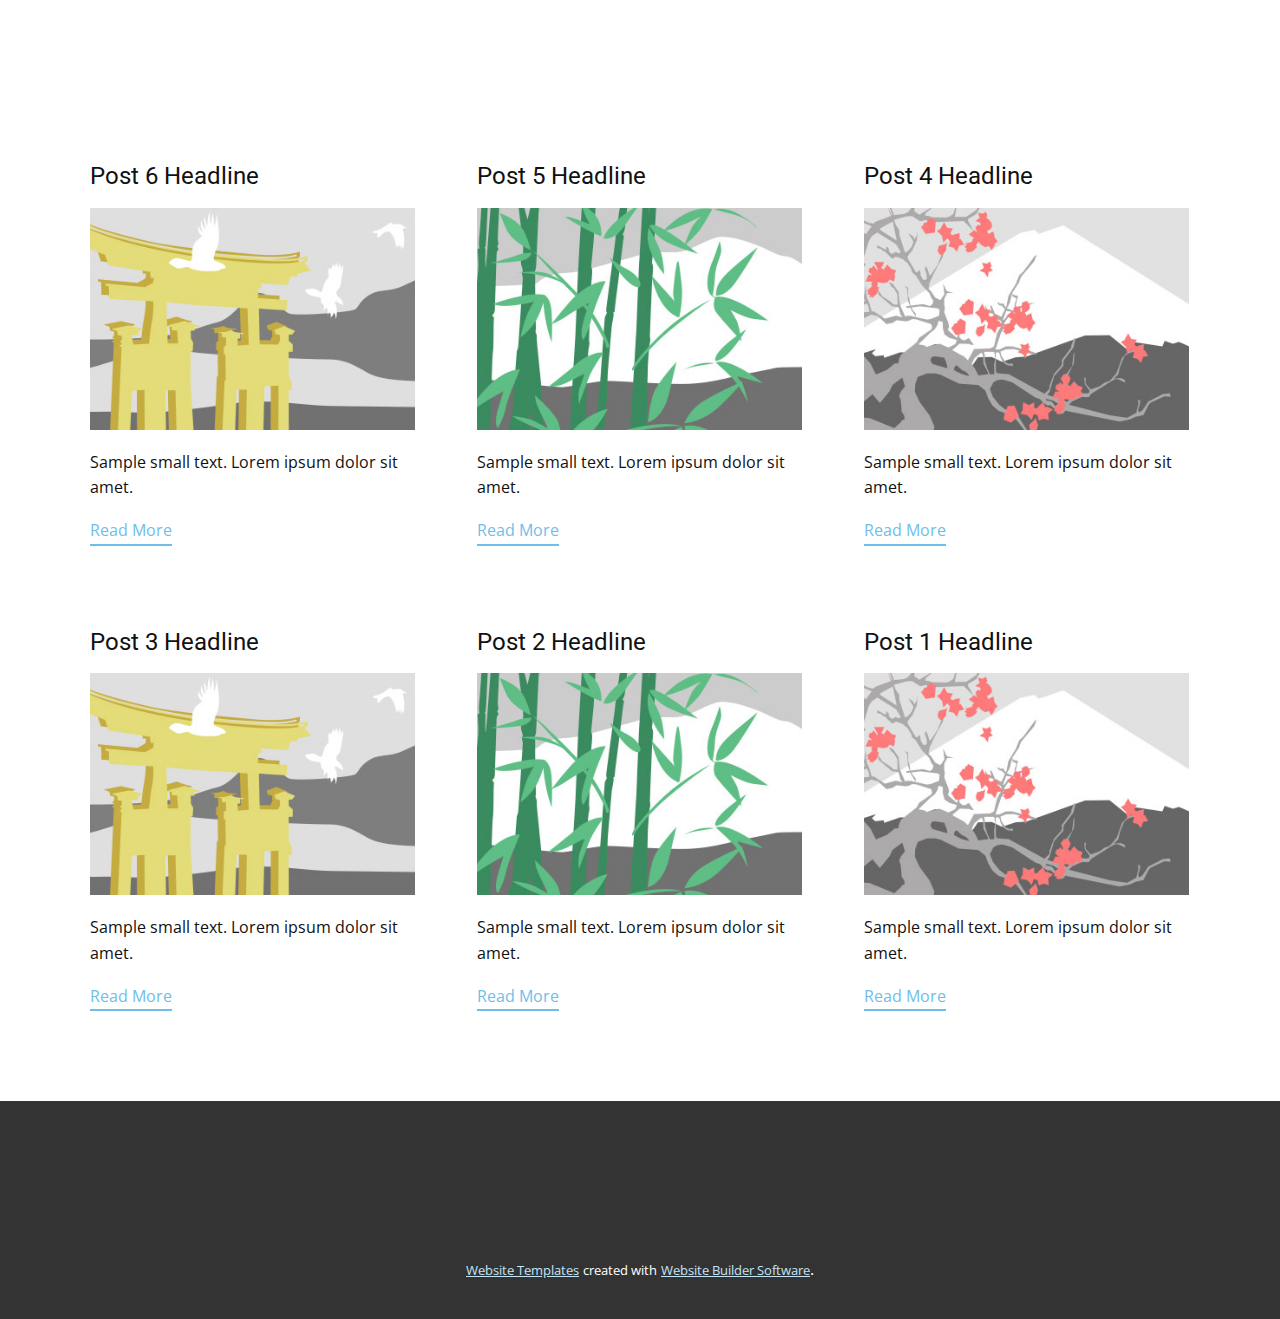
<file: blog/blog.html>
<!DOCTYPE html>
<html style="font-size: 16px;" lang="en"><head>
    <meta name="viewport" content="width=device-width, initial-scale=1.0">
    <meta charset="utf-8">
    <meta name="keywords" content="">
    <meta name="description" content="">
    <title>Blog Template</title>
    <link rel="stylesheet" href="../nicepage.css" media="screen">
<link rel="stylesheet" href="../Blog-Template.css" media="screen">
    <script class="u-script" type="text/javascript" src="../jquery.js" defer=""></script>
    <script class="u-script" type="text/javascript" src="../nicepage.js" defer=""></script>
    <meta name="generator" content="Nicepage 5.4.4, nicepage.com">
    <link id="u-theme-google-font" rel="stylesheet" href="https://fonts.googleapis.com/css?family=Roboto:100,100i,300,300i,400,400i,500,500i,700,700i,900,900i|Open+Sans:300,300i,400,400i,500,500i,600,600i,700,700i,800,800i">
    
    
    <script type="application/ld+json">{
		"@context": "http://schema.org",
		"@type": "Organization",
		"name": ""
}</script>
    <meta name="theme-color" content="#70bee8">
  <meta data-intl-tel-input-cdn-path="intlTelInput/"></head>
  <body class="u-body u-xl-mode" data-lang="en"><header class="u-clearfix u-header u-header" id="sec-158f"><div class="u-clearfix u-sheet u-sheet-1"></div></header>
    <section class="u-clearfix u-section-1" id="sec-066a">
      <div class="u-clearfix u-sheet u-valign-middle u-sheet-1"><!--blog--><!--blog_options_json--><!--{"type":"Recent","source":"","tags":"","count":""}--><!--/blog_options_json-->
        <div class="u-blog u-expanded-width u-repeater u-repeater-1"><!--blog_post-->
          <div class="u-blog-post u-container-style u-repeater-item u-white u-repeater-item-1">
            <div class="u-container-layout u-similar-container u-valign-top u-container-layout-1"><!--blog_post_header-->
              <h4 class="u-blog-control u-text u-text-1">
                <a class="u-post-header-link" href="../blog/post-5.html">Post 6 Headline</a>
              </h4><!--/blog_post_header--><!--blog_post_image-->
              <a class="u-post-header-link" href="../blog/post-5.html"><img alt="" class="u-blog-control u-expanded-width u-image u-image-default u-image-1" src="../images/8ad73f3c.jpeg"></a><!--/blog_post_image--><!--blog_post_content-->
              <div class="u-blog-control u-post-content u-text u-text-2 fr-view">Sample small text. Lorem ipsum dolor sit amet.</div><!--/blog_post_content--><!--blog_post_readmore-->
              <a href="../blog/post-5.html" class="u-blog-control u-border-2 u-border-palette-1-base u-btn u-btn-rectangle u-button-style u-none u-btn-1"><!--blog_post_readmore_content--><!--options_json--><!--{"content":"","defaultValue":"Read More"}--><!--/options_json-->Read More<!--/blog_post_readmore_content--></a><!--/blog_post_readmore-->
            </div>
          </div><div class="u-blog-post u-container-style u-repeater-item u-video-cover u-white">
            <div class="u-container-layout u-similar-container u-valign-top u-container-layout-2"><!--blog_post_header-->
              <h4 class="u-blog-control u-text u-text-3">
                <a class="u-post-header-link" href="../blog/post-4.html">Post 5 Headline</a>
              </h4><!--/blog_post_header--><!--blog_post_image-->
              <a class="u-post-header-link" href="../blog/post-4.html"><img alt="" class="u-blog-control u-expanded-width u-image u-image-default u-image-2" src="../images/68f64b9d.jpeg"></a><!--/blog_post_image--><!--blog_post_content-->
              <div class="u-blog-control u-post-content u-text u-text-4 fr-view">Sample small text. Lorem ipsum dolor sit amet.</div><!--/blog_post_content--><!--blog_post_readmore-->
              <a href="../blog/post-4.html" class="u-blog-control u-border-2 u-border-palette-1-base u-btn u-btn-rectangle u-button-style u-none u-btn-2"><!--blog_post_readmore_content--><!--options_json--><!--{"content":"","defaultValue":"Read More"}--><!--/options_json-->Read More<!--/blog_post_readmore_content--></a><!--/blog_post_readmore-->
            </div>
          </div><div class="u-blog-post u-container-style u-repeater-item u-video-cover u-white">
            <div class="u-container-layout u-similar-container u-valign-top u-container-layout-3"><!--blog_post_header-->
              <h4 class="u-blog-control u-text u-text-5">
                <a class="u-post-header-link" href="../blog/post-3.html">Post 4 Headline</a>
              </h4><!--/blog_post_header--><!--blog_post_image-->
              <a class="u-post-header-link" href="../blog/post-3.html"><img alt="" class="u-blog-control u-expanded-width u-image u-image-default u-image-3" src="../images/0fd3416c.jpeg"></a><!--/blog_post_image--><!--blog_post_content-->
              <div class="u-blog-control u-post-content u-text u-text-6 fr-view">Sample small text. Lorem ipsum dolor sit amet.</div><!--/blog_post_content--><!--blog_post_readmore-->
              <a href="../blog/post-3.html" class="u-blog-control u-border-2 u-border-palette-1-base u-btn u-btn-rectangle u-button-style u-none u-btn-3"><!--blog_post_readmore_content--><!--options_json--><!--{"content":"","defaultValue":"Read More"}--><!--/options_json-->Read More<!--/blog_post_readmore_content--></a><!--/blog_post_readmore-->
            </div>
          </div><div class="u-blog-post u-container-style u-repeater-item u-white u-repeater-item-1">
            <div class="u-container-layout u-similar-container u-valign-top u-container-layout-1"><!--blog_post_header-->
              <h4 class="u-blog-control u-text u-text-1">
                <a class="u-post-header-link" href="../blog/post-2.html">Post 3 Headline</a>
              </h4><!--/blog_post_header--><!--blog_post_image-->
              <a class="u-post-header-link" href="../blog/post-2.html"><img alt="" class="u-blog-control u-expanded-width u-image u-image-default u-image-1" src="../images/8ad73f3c.jpeg"></a><!--/blog_post_image--><!--blog_post_content-->
              <div class="u-blog-control u-post-content u-text u-text-2 fr-view">Sample small text. Lorem ipsum dolor sit amet.</div><!--/blog_post_content--><!--blog_post_readmore-->
              <a href="../blog/post-2.html" class="u-blog-control u-border-2 u-border-palette-1-base u-btn u-btn-rectangle u-button-style u-none u-btn-1"><!--blog_post_readmore_content--><!--options_json--><!--{"content":"","defaultValue":"Read More"}--><!--/options_json-->Read More<!--/blog_post_readmore_content--></a><!--/blog_post_readmore-->
            </div>
          </div><div class="u-blog-post u-container-style u-repeater-item u-video-cover u-white">
            <div class="u-container-layout u-similar-container u-valign-top u-container-layout-2"><!--blog_post_header-->
              <h4 class="u-blog-control u-text u-text-3">
                <a class="u-post-header-link" href="../blog/post-1.html">Post 2 Headline</a>
              </h4><!--/blog_post_header--><!--blog_post_image-->
              <a class="u-post-header-link" href="../blog/post-1.html"><img alt="" class="u-blog-control u-expanded-width u-image u-image-default u-image-2" src="../images/68f64b9d.jpeg"></a><!--/blog_post_image--><!--blog_post_content-->
              <div class="u-blog-control u-post-content u-text u-text-4 fr-view">Sample small text. Lorem ipsum dolor sit amet.</div><!--/blog_post_content--><!--blog_post_readmore-->
              <a href="../blog/post-1.html" class="u-blog-control u-border-2 u-border-palette-1-base u-btn u-btn-rectangle u-button-style u-none u-btn-2"><!--blog_post_readmore_content--><!--options_json--><!--{"content":"","defaultValue":"Read More"}--><!--/options_json-->Read More<!--/blog_post_readmore_content--></a><!--/blog_post_readmore-->
            </div>
          </div><div class="u-blog-post u-container-style u-repeater-item u-video-cover u-white">
            <div class="u-container-layout u-similar-container u-valign-top u-container-layout-3"><!--blog_post_header-->
              <h4 class="u-blog-control u-text u-text-5">
                <a class="u-post-header-link" href="../blog/post.html">Post 1 Headline</a>
              </h4><!--/blog_post_header--><!--blog_post_image-->
              <a class="u-post-header-link" href="../blog/post.html"><img alt="" class="u-blog-control u-expanded-width u-image u-image-default u-image-3" src="../images/0fd3416c.jpeg"></a><!--/blog_post_image--><!--blog_post_content-->
              <div class="u-blog-control u-post-content u-text u-text-6 fr-view">Sample small text. Lorem ipsum dolor sit amet.</div><!--/blog_post_content--><!--blog_post_readmore-->
              <a href="../blog/post.html" class="u-blog-control u-border-2 u-border-palette-1-base u-btn u-btn-rectangle u-button-style u-none u-btn-3"><!--blog_post_readmore_content--><!--options_json--><!--{"content":"","defaultValue":"Read More"}--><!--/options_json-->Read More<!--/blog_post_readmore_content--></a><!--/blog_post_readmore-->
            </div>
          </div><!--/blog_post--><!--blog_post-->
          <!--/blog_post--><!--blog_post-->
          <!--/blog_post-->
        </div><!--/blog-->
      </div>
    </section>
    
    
    <footer class="u-align-center u-clearfix u-footer u-grey-80 u-footer" id="sec-e99d"><div class="u-clearfix u-sheet u-sheet-1"></div></footer>
    <section class="u-backlink u-clearfix u-grey-80">
      <a class="u-link" href="https://nicepage.com/website-templates" target="_blank">
        <span>Website Templates</span>
      </a>
      <p class="u-text">
        <span>created with</span>
      </p>
      <a class="u-link" href="" target="_blank">
        <span>Website Builder Software</span>
      </a>. 
    </section>
  
</body></html>
</file>
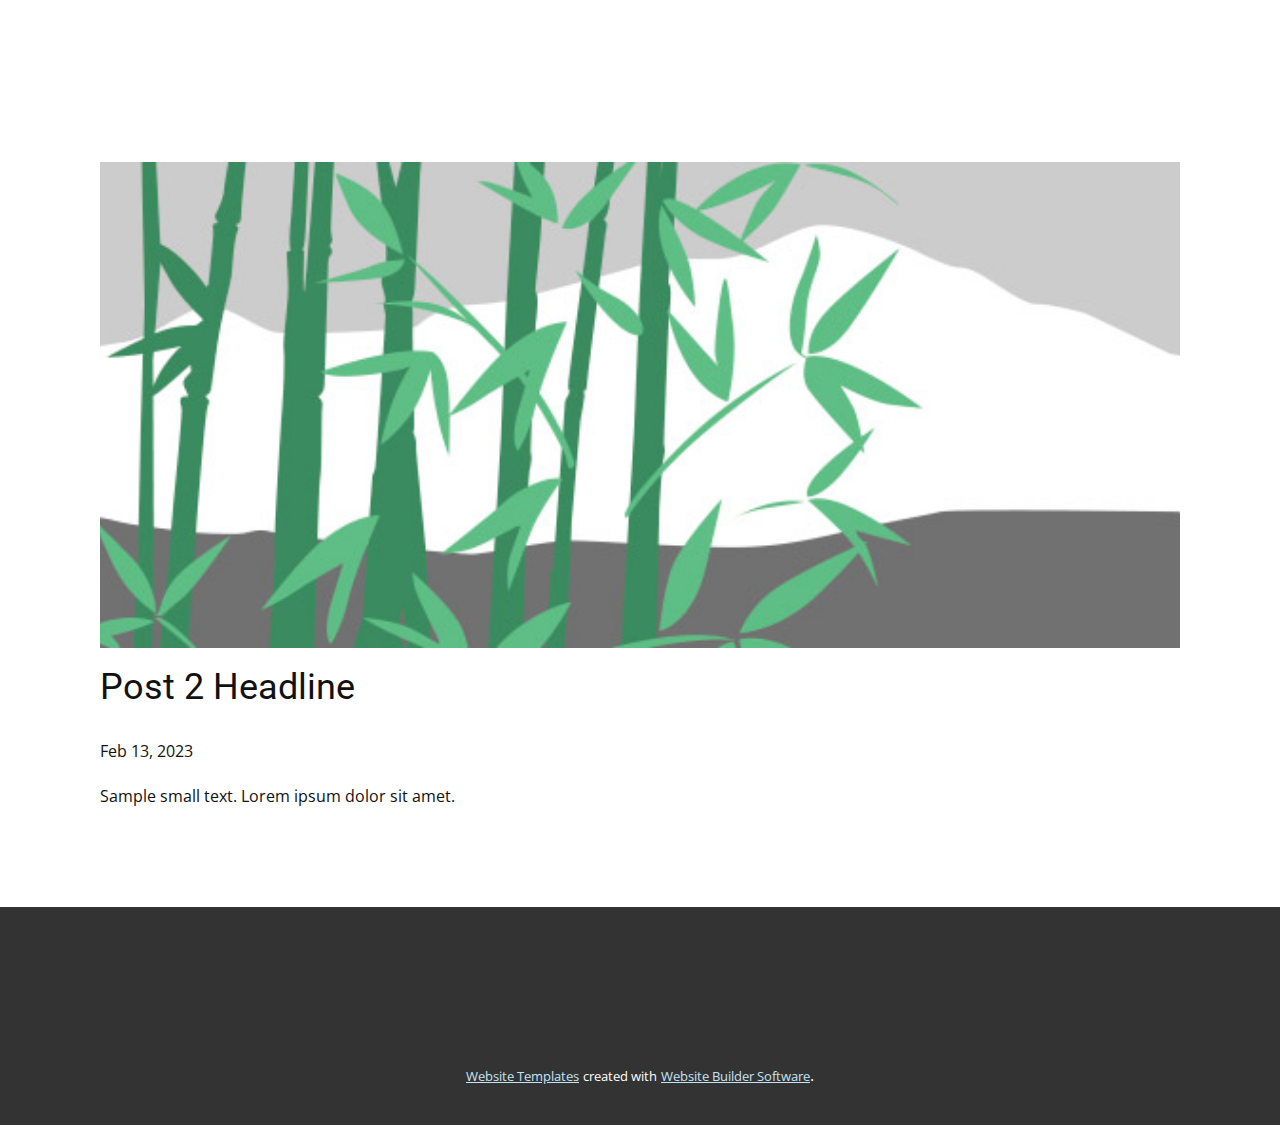
<file: blog/post-1.html>
<!DOCTYPE html>
<html style="font-size: 16px;" lang="en"><head>
    <meta name="viewport" content="width=device-width, initial-scale=1.0">
    <meta charset="utf-8">
    <meta name="keywords" content="Post 1 Headline">
    <meta name="description" content="">
    <title>Post 2 Headline</title>
    <link rel="stylesheet" href="../nicepage.css" media="screen">
<link rel="stylesheet" href="../Post-Template.css" media="screen">
    <script class="u-script" type="text/javascript" src="../jquery.js" defer=""></script>
    <script class="u-script" type="text/javascript" src="../nicepage.js" defer=""></script>
    <meta name="generator" content="Nicepage 5.4.4, nicepage.com">
    <link id="u-theme-google-font" rel="stylesheet" href="https://fonts.googleapis.com/css?family=Roboto:100,100i,300,300i,400,400i,500,500i,700,700i,900,900i|Open+Sans:300,300i,400,400i,500,500i,600,600i,700,700i,800,800i">
    
    
    <script type="application/ld+json">{
		"@context": "http://schema.org",
		"@type": "Organization",
		"name": ""
}</script>
    <meta name="theme-color" content="#70bee8">
  <meta data-intl-tel-input-cdn-path="intlTelInput/"></head>
  <body class="u-body u-xl-mode" data-lang="en"><header class="u-clearfix u-header u-header" id="sec-158f"><div class="u-clearfix u-sheet u-sheet-1"></div></header>
    <section class="u-align-center u-clearfix u-section-1" id="sec-6572">
      <div class="u-clearfix u-sheet u-valign-middle-md u-valign-middle-sm u-valign-middle-xs u-sheet-1"><!--post_details--><!--post_details_options_json--><!--{"source":""}--><!--/post_details_options_json--><!--blog_post-->
        <div class="u-container-style u-expanded-width u-post-details u-post-details-1">
          <div class="u-container-layout u-valign-middle u-container-layout-1"><!--blog_post_image-->
            <img alt="" class="u-blog-control u-expanded-width u-image u-image-default u-image-1" src="../images/68f64b9d.jpeg"><!--/blog_post_image--><!--blog_post_header-->
            <h2 class="u-blog-control u-text u-text-1">Post 2 Headline</h2><!--/blog_post_header--><!--blog_post_metadata-->
            <div class="u-blog-control u-metadata u-metadata-1"><!--blog_post_metadata_date-->
              <span class="u-meta-date u-meta-icon">Feb 13, 2023</span><!--/blog_post_metadata_date--><!--blog_post_metadata_category-->
              <!--/blog_post_metadata_category--><!--blog_post_metadata_comments-->
              <!--/blog_post_metadata_comments-->
            </div><!--/blog_post_metadata--><!--blog_post_content-->
            <div class="u-align-justify u-blog-control u-post-content u-text u-text-2 fr-view">
  Sample small text. Lorem ipsum dolor sit amet.
  </div><!--/blog_post_content-->
          </div>
        </div><!--/blog_post--><!--/post_details-->
      </div>
    </section>
    
    
    <footer class="u-align-center u-clearfix u-footer u-grey-80 u-footer" id="sec-e99d"><div class="u-clearfix u-sheet u-sheet-1"></div></footer>
    <section class="u-backlink u-clearfix u-grey-80">
      <a class="u-link" href="https://nicepage.com/website-templates" target="_blank">
        <span>Website Templates</span>
      </a>
      <p class="u-text">
        <span>created with</span>
      </p>
      <a class="u-link" href="" target="_blank">
        <span>Website Builder Software</span>
      </a>. 
    </section>
  
</body></html>
</file>
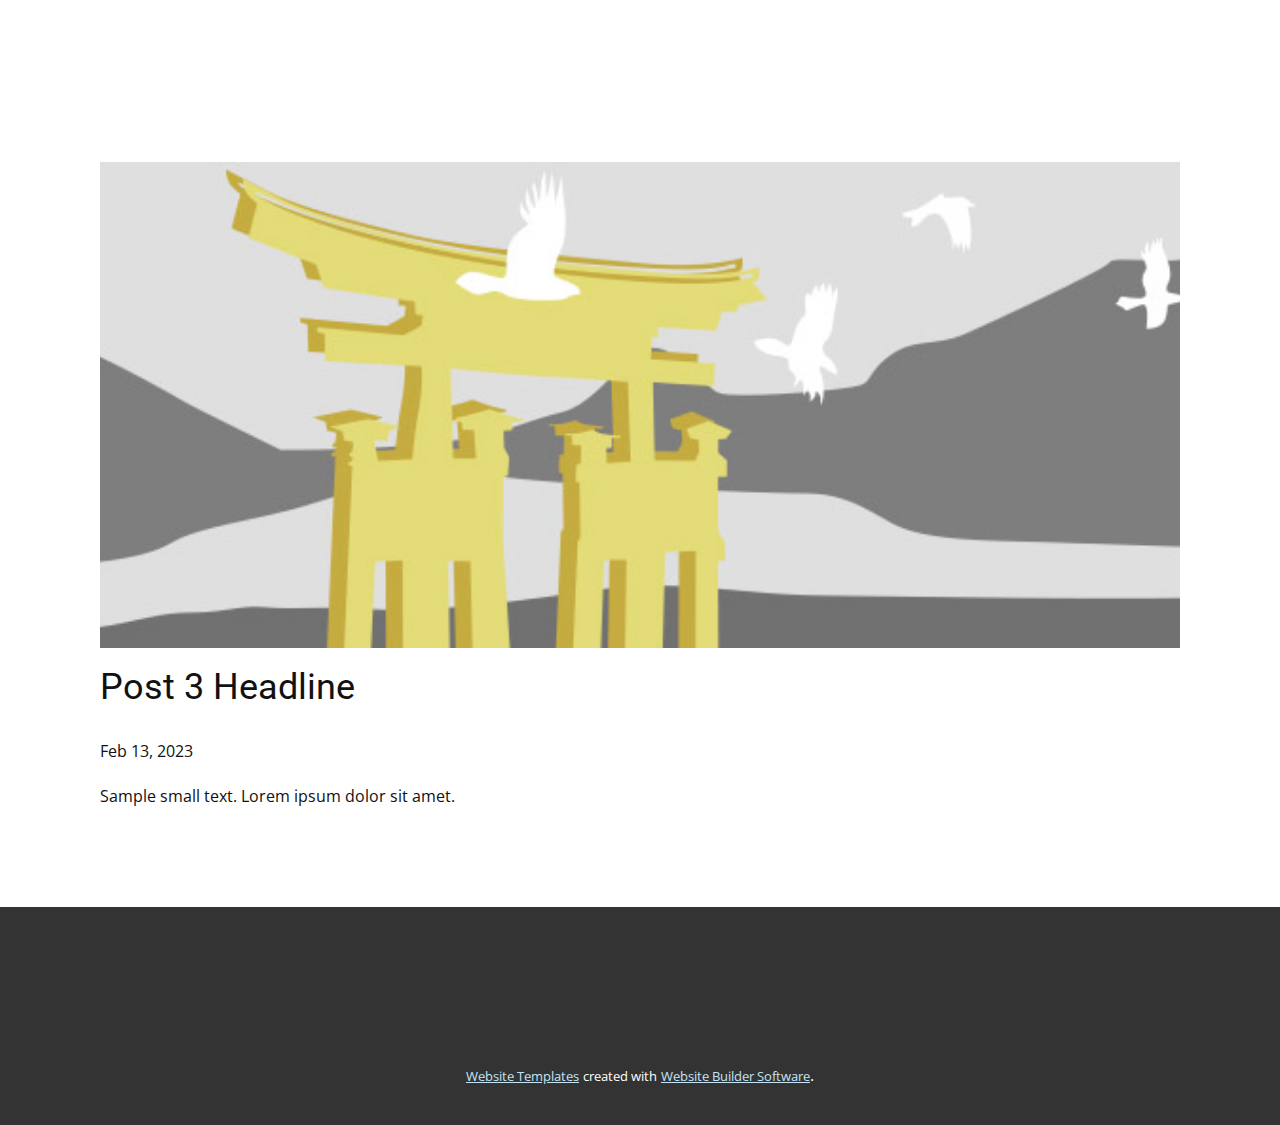
<file: blog/post-2.html>
<!DOCTYPE html>
<html style="font-size: 16px;" lang="en"><head>
    <meta name="viewport" content="width=device-width, initial-scale=1.0">
    <meta charset="utf-8">
    <meta name="keywords" content="Post 1 Headline">
    <meta name="description" content="">
    <title>Post 3 Headline</title>
    <link rel="stylesheet" href="../nicepage.css" media="screen">
<link rel="stylesheet" href="../Post-Template.css" media="screen">
    <script class="u-script" type="text/javascript" src="../jquery.js" defer=""></script>
    <script class="u-script" type="text/javascript" src="../nicepage.js" defer=""></script>
    <meta name="generator" content="Nicepage 5.4.4, nicepage.com">
    <link id="u-theme-google-font" rel="stylesheet" href="https://fonts.googleapis.com/css?family=Roboto:100,100i,300,300i,400,400i,500,500i,700,700i,900,900i|Open+Sans:300,300i,400,400i,500,500i,600,600i,700,700i,800,800i">
    
    
    <script type="application/ld+json">{
		"@context": "http://schema.org",
		"@type": "Organization",
		"name": ""
}</script>
    <meta name="theme-color" content="#70bee8">
  <meta data-intl-tel-input-cdn-path="intlTelInput/"></head>
  <body class="u-body u-xl-mode" data-lang="en"><header class="u-clearfix u-header u-header" id="sec-158f"><div class="u-clearfix u-sheet u-sheet-1"></div></header>
    <section class="u-align-center u-clearfix u-section-1" id="sec-6572">
      <div class="u-clearfix u-sheet u-valign-middle-md u-valign-middle-sm u-valign-middle-xs u-sheet-1"><!--post_details--><!--post_details_options_json--><!--{"source":""}--><!--/post_details_options_json--><!--blog_post-->
        <div class="u-container-style u-expanded-width u-post-details u-post-details-1">
          <div class="u-container-layout u-valign-middle u-container-layout-1"><!--blog_post_image-->
            <img alt="" class="u-blog-control u-expanded-width u-image u-image-default u-image-1" src="../images/8ad73f3c.jpeg"><!--/blog_post_image--><!--blog_post_header-->
            <h2 class="u-blog-control u-text u-text-1">Post 3 Headline</h2><!--/blog_post_header--><!--blog_post_metadata-->
            <div class="u-blog-control u-metadata u-metadata-1"><!--blog_post_metadata_date-->
              <span class="u-meta-date u-meta-icon">Feb 13, 2023</span><!--/blog_post_metadata_date--><!--blog_post_metadata_category-->
              <!--/blog_post_metadata_category--><!--blog_post_metadata_comments-->
              <!--/blog_post_metadata_comments-->
            </div><!--/blog_post_metadata--><!--blog_post_content-->
            <div class="u-align-justify u-blog-control u-post-content u-text u-text-2 fr-view">
  Sample small text. Lorem ipsum dolor sit amet.
  </div><!--/blog_post_content-->
          </div>
        </div><!--/blog_post--><!--/post_details-->
      </div>
    </section>
    
    
    <footer class="u-align-center u-clearfix u-footer u-grey-80 u-footer" id="sec-e99d"><div class="u-clearfix u-sheet u-sheet-1"></div></footer>
    <section class="u-backlink u-clearfix u-grey-80">
      <a class="u-link" href="https://nicepage.com/website-templates" target="_blank">
        <span>Website Templates</span>
      </a>
      <p class="u-text">
        <span>created with</span>
      </p>
      <a class="u-link" href="" target="_blank">
        <span>Website Builder Software</span>
      </a>. 
    </section>
  
</body></html>
</file>
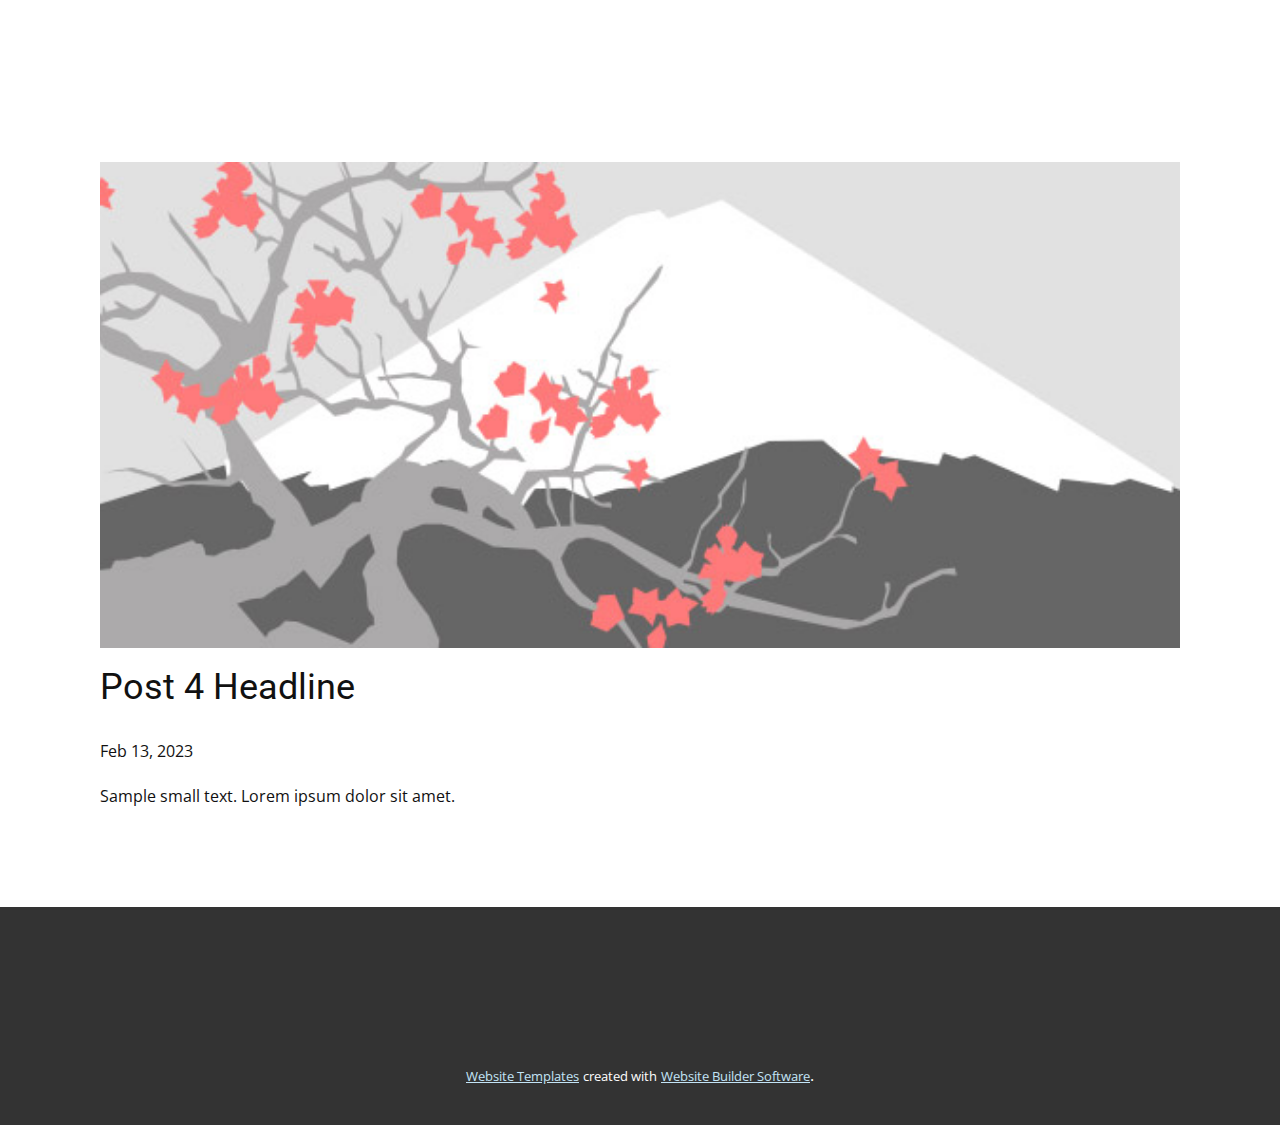
<file: blog/post-3.html>
<!DOCTYPE html>
<html style="font-size: 16px;" lang="en"><head>
    <meta name="viewport" content="width=device-width, initial-scale=1.0">
    <meta charset="utf-8">
    <meta name="keywords" content="Post 1 Headline">
    <meta name="description" content="">
    <title>Post 4 Headline</title>
    <link rel="stylesheet" href="../nicepage.css" media="screen">
<link rel="stylesheet" href="../Post-Template.css" media="screen">
    <script class="u-script" type="text/javascript" src="../jquery.js" defer=""></script>
    <script class="u-script" type="text/javascript" src="../nicepage.js" defer=""></script>
    <meta name="generator" content="Nicepage 5.4.4, nicepage.com">
    <link id="u-theme-google-font" rel="stylesheet" href="https://fonts.googleapis.com/css?family=Roboto:100,100i,300,300i,400,400i,500,500i,700,700i,900,900i|Open+Sans:300,300i,400,400i,500,500i,600,600i,700,700i,800,800i">
    
    
    <script type="application/ld+json">{
		"@context": "http://schema.org",
		"@type": "Organization",
		"name": ""
}</script>
    <meta name="theme-color" content="#70bee8">
  <meta data-intl-tel-input-cdn-path="intlTelInput/"></head>
  <body class="u-body u-xl-mode" data-lang="en"><header class="u-clearfix u-header u-header" id="sec-158f"><div class="u-clearfix u-sheet u-sheet-1"></div></header>
    <section class="u-align-center u-clearfix u-section-1" id="sec-6572">
      <div class="u-clearfix u-sheet u-valign-middle-md u-valign-middle-sm u-valign-middle-xs u-sheet-1"><!--post_details--><!--post_details_options_json--><!--{"source":""}--><!--/post_details_options_json--><!--blog_post-->
        <div class="u-container-style u-expanded-width u-post-details u-post-details-1">
          <div class="u-container-layout u-valign-middle u-container-layout-1"><!--blog_post_image-->
            <img alt="" class="u-blog-control u-expanded-width u-image u-image-default u-image-1" src="../images/0fd3416c.jpeg"><!--/blog_post_image--><!--blog_post_header-->
            <h2 class="u-blog-control u-text u-text-1">Post 4 Headline</h2><!--/blog_post_header--><!--blog_post_metadata-->
            <div class="u-blog-control u-metadata u-metadata-1"><!--blog_post_metadata_date-->
              <span class="u-meta-date u-meta-icon">Feb 13, 2023</span><!--/blog_post_metadata_date--><!--blog_post_metadata_category-->
              <!--/blog_post_metadata_category--><!--blog_post_metadata_comments-->
              <!--/blog_post_metadata_comments-->
            </div><!--/blog_post_metadata--><!--blog_post_content-->
            <div class="u-align-justify u-blog-control u-post-content u-text u-text-2 fr-view">
  Sample small text. Lorem ipsum dolor sit amet.
  </div><!--/blog_post_content-->
          </div>
        </div><!--/blog_post--><!--/post_details-->
      </div>
    </section>
    
    
    <footer class="u-align-center u-clearfix u-footer u-grey-80 u-footer" id="sec-e99d"><div class="u-clearfix u-sheet u-sheet-1"></div></footer>
    <section class="u-backlink u-clearfix u-grey-80">
      <a class="u-link" href="https://nicepage.com/website-templates" target="_blank">
        <span>Website Templates</span>
      </a>
      <p class="u-text">
        <span>created with</span>
      </p>
      <a class="u-link" href="" target="_blank">
        <span>Website Builder Software</span>
      </a>. 
    </section>
  
</body></html>
</file>
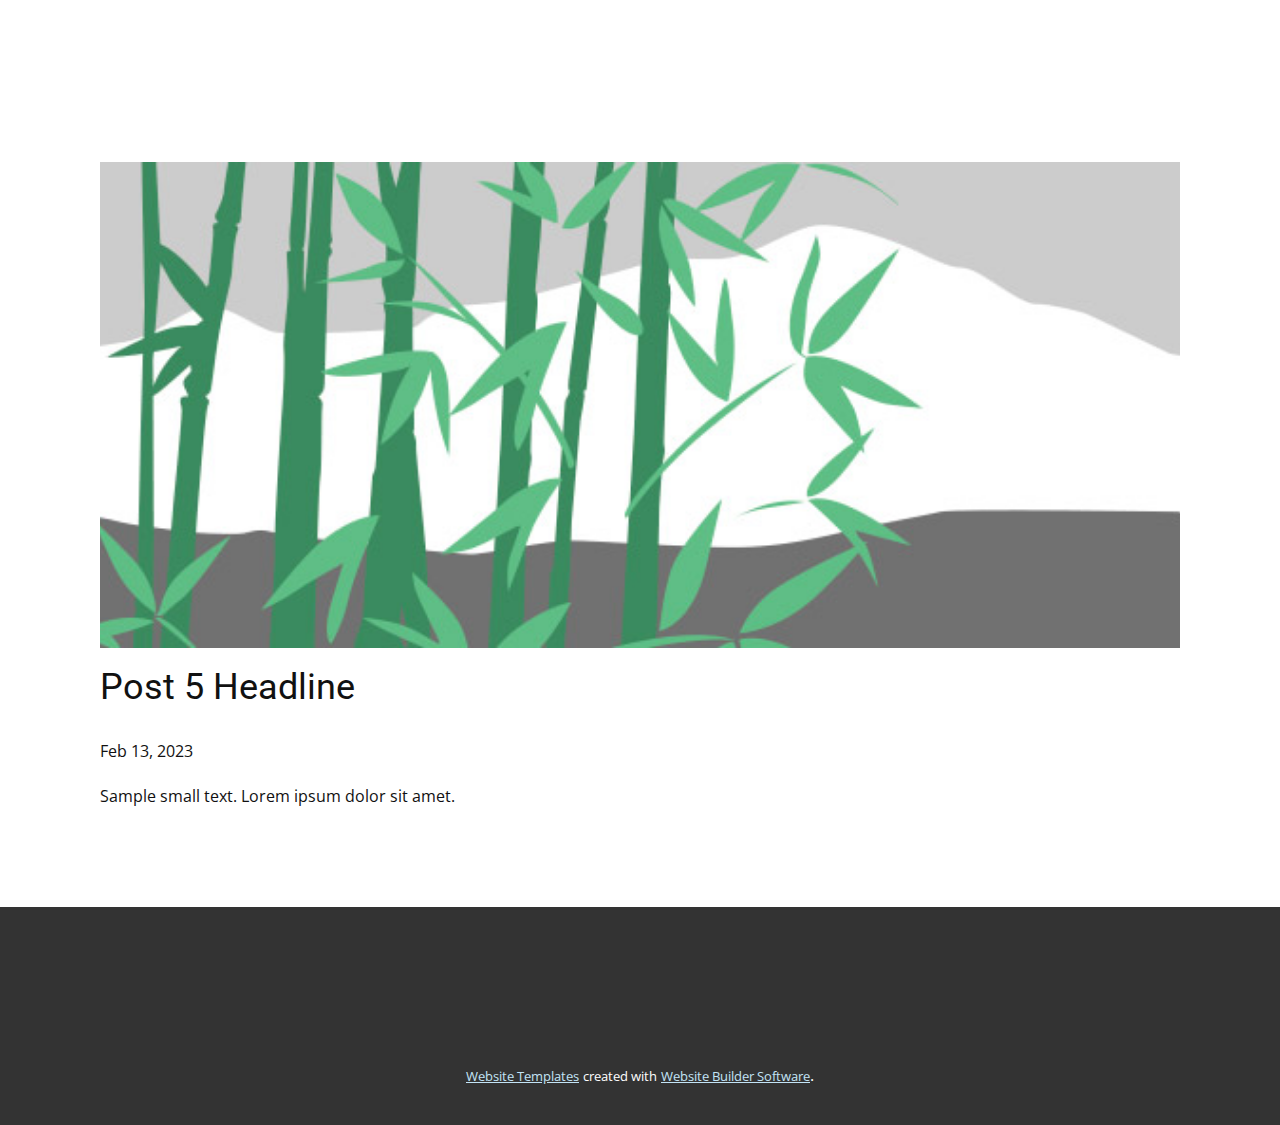
<file: blog/post-4.html>
<!DOCTYPE html>
<html style="font-size: 16px;" lang="en"><head>
    <meta name="viewport" content="width=device-width, initial-scale=1.0">
    <meta charset="utf-8">
    <meta name="keywords" content="Post 1 Headline">
    <meta name="description" content="">
    <title>Post 5 Headline</title>
    <link rel="stylesheet" href="../nicepage.css" media="screen">
<link rel="stylesheet" href="../Post-Template.css" media="screen">
    <script class="u-script" type="text/javascript" src="../jquery.js" defer=""></script>
    <script class="u-script" type="text/javascript" src="../nicepage.js" defer=""></script>
    <meta name="generator" content="Nicepage 5.4.4, nicepage.com">
    <link id="u-theme-google-font" rel="stylesheet" href="https://fonts.googleapis.com/css?family=Roboto:100,100i,300,300i,400,400i,500,500i,700,700i,900,900i|Open+Sans:300,300i,400,400i,500,500i,600,600i,700,700i,800,800i">
    
    
    <script type="application/ld+json">{
		"@context": "http://schema.org",
		"@type": "Organization",
		"name": ""
}</script>
    <meta name="theme-color" content="#70bee8">
  <meta data-intl-tel-input-cdn-path="intlTelInput/"></head>
  <body class="u-body u-xl-mode" data-lang="en"><header class="u-clearfix u-header u-header" id="sec-158f"><div class="u-clearfix u-sheet u-sheet-1"></div></header>
    <section class="u-align-center u-clearfix u-section-1" id="sec-6572">
      <div class="u-clearfix u-sheet u-valign-middle-md u-valign-middle-sm u-valign-middle-xs u-sheet-1"><!--post_details--><!--post_details_options_json--><!--{"source":""}--><!--/post_details_options_json--><!--blog_post-->
        <div class="u-container-style u-expanded-width u-post-details u-post-details-1">
          <div class="u-container-layout u-valign-middle u-container-layout-1"><!--blog_post_image-->
            <img alt="" class="u-blog-control u-expanded-width u-image u-image-default u-image-1" src="../images/68f64b9d.jpeg"><!--/blog_post_image--><!--blog_post_header-->
            <h2 class="u-blog-control u-text u-text-1">Post 5 Headline</h2><!--/blog_post_header--><!--blog_post_metadata-->
            <div class="u-blog-control u-metadata u-metadata-1"><!--blog_post_metadata_date-->
              <span class="u-meta-date u-meta-icon">Feb 13, 2023</span><!--/blog_post_metadata_date--><!--blog_post_metadata_category-->
              <!--/blog_post_metadata_category--><!--blog_post_metadata_comments-->
              <!--/blog_post_metadata_comments-->
            </div><!--/blog_post_metadata--><!--blog_post_content-->
            <div class="u-align-justify u-blog-control u-post-content u-text u-text-2 fr-view">
  Sample small text. Lorem ipsum dolor sit amet.
  </div><!--/blog_post_content-->
          </div>
        </div><!--/blog_post--><!--/post_details-->
      </div>
    </section>
    
    
    <footer class="u-align-center u-clearfix u-footer u-grey-80 u-footer" id="sec-e99d"><div class="u-clearfix u-sheet u-sheet-1"></div></footer>
    <section class="u-backlink u-clearfix u-grey-80">
      <a class="u-link" href="https://nicepage.com/website-templates" target="_blank">
        <span>Website Templates</span>
      </a>
      <p class="u-text">
        <span>created with</span>
      </p>
      <a class="u-link" href="" target="_blank">
        <span>Website Builder Software</span>
      </a>. 
    </section>
  
</body></html>
</file>
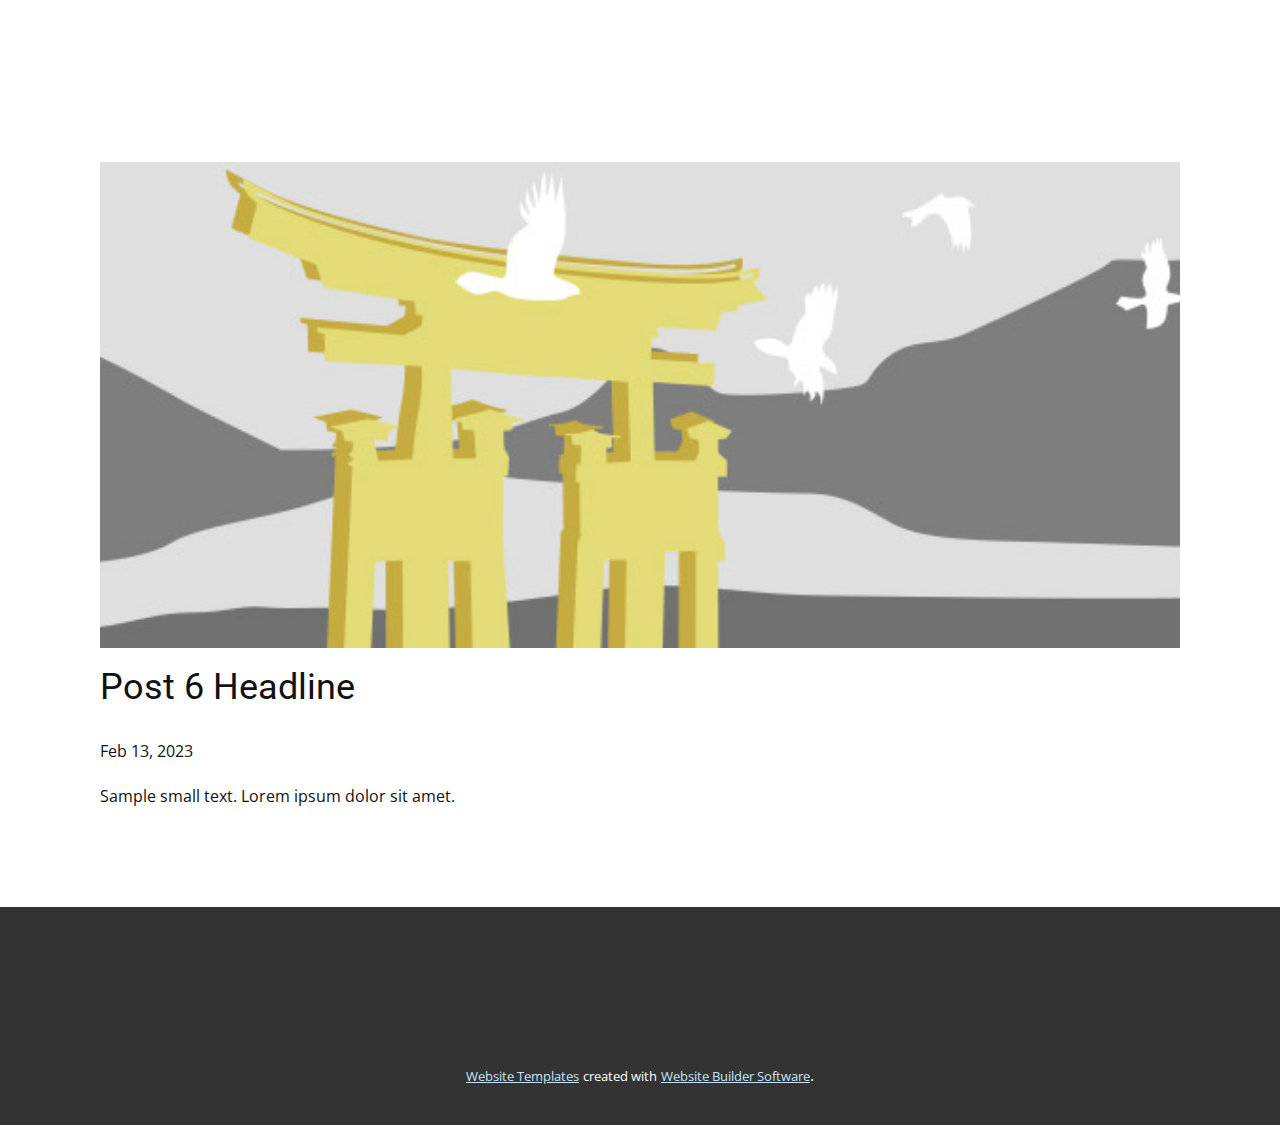
<file: blog/post-5.html>
<!DOCTYPE html>
<html style="font-size: 16px;" lang="en"><head>
    <meta name="viewport" content="width=device-width, initial-scale=1.0">
    <meta charset="utf-8">
    <meta name="keywords" content="Post 1 Headline">
    <meta name="description" content="">
    <title>Post 6 Headline</title>
    <link rel="stylesheet" href="../nicepage.css" media="screen">
<link rel="stylesheet" href="../Post-Template.css" media="screen">
    <script class="u-script" type="text/javascript" src="../jquery.js" defer=""></script>
    <script class="u-script" type="text/javascript" src="../nicepage.js" defer=""></script>
    <meta name="generator" content="Nicepage 5.4.4, nicepage.com">
    <link id="u-theme-google-font" rel="stylesheet" href="https://fonts.googleapis.com/css?family=Roboto:100,100i,300,300i,400,400i,500,500i,700,700i,900,900i|Open+Sans:300,300i,400,400i,500,500i,600,600i,700,700i,800,800i">
    
    
    <script type="application/ld+json">{
		"@context": "http://schema.org",
		"@type": "Organization",
		"name": ""
}</script>
    <meta name="theme-color" content="#70bee8">
  <meta data-intl-tel-input-cdn-path="intlTelInput/"></head>
  <body class="u-body u-xl-mode" data-lang="en"><header class="u-clearfix u-header u-header" id="sec-158f"><div class="u-clearfix u-sheet u-sheet-1"></div></header>
    <section class="u-align-center u-clearfix u-section-1" id="sec-6572">
      <div class="u-clearfix u-sheet u-valign-middle-md u-valign-middle-sm u-valign-middle-xs u-sheet-1"><!--post_details--><!--post_details_options_json--><!--{"source":""}--><!--/post_details_options_json--><!--blog_post-->
        <div class="u-container-style u-expanded-width u-post-details u-post-details-1">
          <div class="u-container-layout u-valign-middle u-container-layout-1"><!--blog_post_image-->
            <img alt="" class="u-blog-control u-expanded-width u-image u-image-default u-image-1" src="../images/8ad73f3c.jpeg"><!--/blog_post_image--><!--blog_post_header-->
            <h2 class="u-blog-control u-text u-text-1">Post 6 Headline</h2><!--/blog_post_header--><!--blog_post_metadata-->
            <div class="u-blog-control u-metadata u-metadata-1"><!--blog_post_metadata_date-->
              <span class="u-meta-date u-meta-icon">Feb 13, 2023</span><!--/blog_post_metadata_date--><!--blog_post_metadata_category-->
              <!--/blog_post_metadata_category--><!--blog_post_metadata_comments-->
              <!--/blog_post_metadata_comments-->
            </div><!--/blog_post_metadata--><!--blog_post_content-->
            <div class="u-align-justify u-blog-control u-post-content u-text u-text-2 fr-view">
  Sample small text. Lorem ipsum dolor sit amet.
  </div><!--/blog_post_content-->
          </div>
        </div><!--/blog_post--><!--/post_details-->
      </div>
    </section>
    
    
    <footer class="u-align-center u-clearfix u-footer u-grey-80 u-footer" id="sec-e99d"><div class="u-clearfix u-sheet u-sheet-1"></div></footer>
    <section class="u-backlink u-clearfix u-grey-80">
      <a class="u-link" href="https://nicepage.com/website-templates" target="_blank">
        <span>Website Templates</span>
      </a>
      <p class="u-text">
        <span>created with</span>
      </p>
      <a class="u-link" href="" target="_blank">
        <span>Website Builder Software</span>
      </a>. 
    </section>
  
</body></html>
</file>
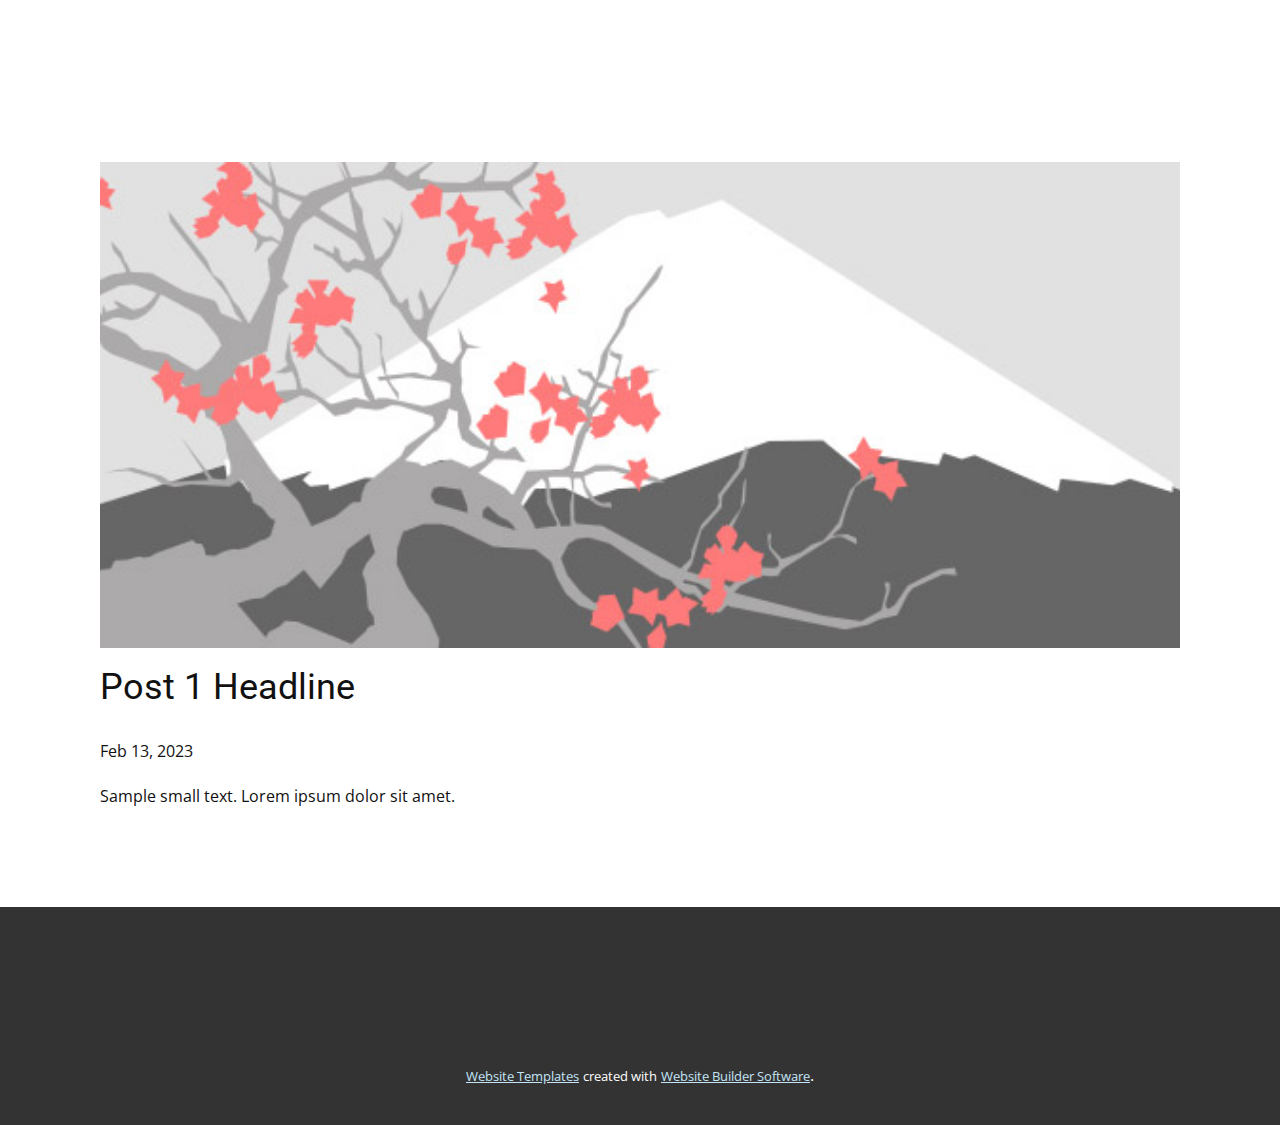
<file: blog/post.html>
<!DOCTYPE html>
<html style="font-size: 16px;" lang="en"><head>
    <meta name="viewport" content="width=device-width, initial-scale=1.0">
    <meta charset="utf-8">
    <meta name="keywords" content="Post 1 Headline">
    <meta name="description" content="">
    <title>Post 1 Headline</title>
    <link rel="stylesheet" href="../nicepage.css" media="screen">
<link rel="stylesheet" href="../Post-Template.css" media="screen">
    <script class="u-script" type="text/javascript" src="../jquery.js" defer=""></script>
    <script class="u-script" type="text/javascript" src="../nicepage.js" defer=""></script>
    <meta name="generator" content="Nicepage 5.4.4, nicepage.com">
    <link id="u-theme-google-font" rel="stylesheet" href="https://fonts.googleapis.com/css?family=Roboto:100,100i,300,300i,400,400i,500,500i,700,700i,900,900i|Open+Sans:300,300i,400,400i,500,500i,600,600i,700,700i,800,800i">
    
    
    <script type="application/ld+json">{
		"@context": "http://schema.org",
		"@type": "Organization",
		"name": ""
}</script>
    <meta name="theme-color" content="#70bee8">
  <meta data-intl-tel-input-cdn-path="intlTelInput/"></head>
  <body class="u-body u-xl-mode" data-lang="en"><header class="u-clearfix u-header u-header" id="sec-158f"><div class="u-clearfix u-sheet u-sheet-1"></div></header>
    <section class="u-align-center u-clearfix u-section-1" id="sec-6572">
      <div class="u-clearfix u-sheet u-valign-middle-md u-valign-middle-sm u-valign-middle-xs u-sheet-1"><!--post_details--><!--post_details_options_json--><!--{"source":""}--><!--/post_details_options_json--><!--blog_post-->
        <div class="u-container-style u-expanded-width u-post-details u-post-details-1">
          <div class="u-container-layout u-valign-middle u-container-layout-1"><!--blog_post_image-->
            <img alt="" class="u-blog-control u-expanded-width u-image u-image-default u-image-1" src="../images/0fd3416c.jpeg"><!--/blog_post_image--><!--blog_post_header-->
            <h2 class="u-blog-control u-text u-text-1">Post 1 Headline</h2><!--/blog_post_header--><!--blog_post_metadata-->
            <div class="u-blog-control u-metadata u-metadata-1"><!--blog_post_metadata_date-->
              <span class="u-meta-date u-meta-icon">Feb 13, 2023</span><!--/blog_post_metadata_date--><!--blog_post_metadata_category-->
              <!--/blog_post_metadata_category--><!--blog_post_metadata_comments-->
              <!--/blog_post_metadata_comments-->
            </div><!--/blog_post_metadata--><!--blog_post_content-->
            <div class="u-align-justify u-blog-control u-post-content u-text u-text-2 fr-view">
  Sample small text. Lorem ipsum dolor sit amet.
  </div><!--/blog_post_content-->
          </div>
        </div><!--/blog_post--><!--/post_details-->
      </div>
    </section>
    
    
    <footer class="u-align-center u-clearfix u-footer u-grey-80 u-footer" id="sec-e99d"><div class="u-clearfix u-sheet u-sheet-1"></div></footer>
    <section class="u-backlink u-clearfix u-grey-80">
      <a class="u-link" href="https://nicepage.com/website-templates" target="_blank">
        <span>Website Templates</span>
      </a>
      <p class="u-text">
        <span>created with</span>
      </p>
      <a class="u-link" href="" target="_blank">
        <span>Website Builder Software</span>
      </a>. 
    </section>
  
</body></html>
</file>
<file: Home.css>
.u-section-1 .u-sheet-1 {
  min-height: 1210px;
}

.u-section-1 .u-text-1 {
  width: 829px;
  margin: 32px auto 0;
}

.u-section-1 .u-layout-wrap-1 {
  margin: 12px auto 0 0;
}

.u-section-1 .u-image-1 {
  background-image: url("images/1f988200c3d4e0e963a522020f8dc664.jpeg");
  background-position: 50% 50%;
  min-height: 461px;
}

.u-section-1 .u-image-2 {
  background-image: url("images/43461ef27e9c61bced952c39514365d4.jpeg");
  background-position: 50% 50%;
  min-height: 461px;
}

.u-section-1 .u-image-3 {
  background-image: url("images/dbcfd0aa774a1a28d6aaea1e6bdf4bca.jpeg");
  min-height: 310px;
  background-position: 50% 50%;
}

.u-section-1 .u-image-4 {
  background-image: url("images/7680c8e140aa8b6f2822f55035645485.jpeg");
  min-height: 302px;
  background-position: 50% 81.69%;
}

.u-section-1 .u-image-5 {
  background-image: url("images/4fa9b5ddcca43eb6f49aa86927628da3.jpeg");
  min-height: 310px;
  background-position: 50% 100%;
}

.u-section-1 .u-image-6 {
  background-image: url("images/7bd280ec3dede660592145c8677dbd4a.jpeg");
  background-position: 50% 50%;
  min-height: 461px;
}

.u-section-1 .u-image-7 {
  background-image: url("images/30cea8d7da898338ab206b95941294cd.jpeg");
  background-position: 50% 100%;
  min-height: 461px;
}

.u-section-1 .u-btn-1 {
  font-weight: 700;
  text-transform: uppercase;
  margin: 69px auto 15px;
  padding: 20px 56px 22px 55px;
}

@media (max-width: 1199px) {
  .u-section-1 .u-sheet-1 {
    min-height: 1049px;
  }

  .u-section-1 .u-layout-wrap-1 {
    margin-right: initial;
    margin-left: initial;
  }

  .u-section-1 .u-image-1 {
    min-height: 380px;
  }

  .u-section-1 .u-image-2 {
    min-height: 380px;
  }

  .u-section-1 .u-image-3 {
    min-height: 256px;
  }

  .u-section-1 .u-image-4 {
    min-height: 249px;
  }

  .u-section-1 .u-image-5 {
    min-height: 256px;
  }

  .u-section-1 .u-image-6 {
    min-height: 380px;
  }

  .u-section-1 .u-image-7 {
    min-height: 380px;
  }
}

@media (max-width: 991px) {
  .u-section-1 .u-sheet-1 {
    min-height: 2908px;
  }

  .u-section-1 .u-text-1 {
    width: 720px;
  }

  .u-section-1 .u-image-1 {
    min-height: 437px;
  }

  .u-section-1 .u-image-2 {
    min-height: 437px;
  }

  .u-section-1 .u-image-3 {
    min-height: 294px;
  }

  .u-section-1 .u-image-4 {
    min-height: 286px;
  }

  .u-section-1 .u-image-5 {
    min-height: 294px;
  }

  .u-section-1 .u-image-6 {
    min-height: 873px;
  }

  .u-section-1 .u-image-7 {
    min-height: 873px;
  }
}

@media (max-width: 767px) {
  .u-section-1 .u-sheet-1 {
    min-height: 2911px;
  }

  .u-section-1 .u-text-1 {
    width: 540px;
  }

  .u-section-1 .u-image-1 {
    min-height: 656px;
  }

  .u-section-1 .u-image-2 {
    min-height: 656px;
  }

  .u-section-1 .u-image-3 {
    min-height: 441px;
  }

  .u-section-1 .u-image-4 {
    min-height: 429px;
  }

  .u-section-1 .u-image-5 {
    min-height: 441px;
  }

  .u-section-1 .u-image-6 {
    min-height: 655px;
  }

  .u-section-1 .u-image-7 {
    min-height: 655px;
  }
}

@media (max-width: 575px) {
  .u-section-1 .u-sheet-1 {
    min-height: 1940px;
  }

  .u-section-1 .u-text-1 {
    width: 340px;
  }

  .u-section-1 .u-image-1 {
    min-height: 413px;
  }

  .u-section-1 .u-image-2 {
    min-height: 413px;
  }

  .u-section-1 .u-image-3 {
    min-height: 278px;
  }

  .u-section-1 .u-image-4 {
    min-height: 270px;
  }

  .u-section-1 .u-image-5 {
    min-height: 278px;
  }

  .u-section-1 .u-image-6 {
    min-height: 412px;
  }

  .u-section-1 .u-image-7 {
    min-height: 412px;
  }
}.u-section-2 .u-sheet-1 {
  min-height: 620px;
}

.u-section-2 .u-slider-1 {
  width: 494px;
  min-height: 500px;
  height: auto;
  margin: 60px auto 0 0;
}

.u-section-2 .u-carousel-indicators-1 {
  position: absolute;
  width: auto;
  height: auto;
  top: auto;
  bottom: -20px;
}

.u-section-2 .u-image-1 {
  background-image: url("images/chickenPlate.png");
  background-position: 50% 50%;
}

.u-section-2 .u-container-layout-1 {
  padding: 30px;
}

.u-section-2 .u-image-2 {
  background-image: url("images/54-545849_dinner-food-png-freeuse-stock-plate-of-food.png");
  background-position: 50% 50%;
}

.u-section-2 .u-container-layout-2 {
  padding: 30px;
}

.u-section-2 .u-carousel-control-1 {
  width: 45px;
  height: 45px;
  left: 0;
  position: absolute;
  right: auto;
}

.u-section-2 .u-carousel-control-2 {
  width: 45px;
  height: 45px;
  left: auto;
  position: absolute;
  right: 0;
}

.u-section-2 .u-group-1 {
  width: 586px;
  min-height: 500px;
  height: auto;
  margin: -500px 0 60px auto;
}

.u-section-2 .u-container-layout-3 {
  padding: 30px 60px;
}

.u-section-2 .u-text-1 {
  margin-top: 0;
  margin-bottom: 0;
  font-size: 2.25rem;
}

.u-section-2 .u-text-2 {
  width: 99px;
  font-weight: 700;
  margin: 20px auto 0 0;
}

.u-section-2 .u-text-3 {
  margin: 20px 0 0;
}

.u-section-2 .u-btn-1 {
  font-weight: 700;
  text-transform: uppercase;
  margin: 20px 0 0;
  padding: 20px 56px 22px 55px;
}

@media (max-width: 1199px) {
  .u-section-2 .u-slider-1 {
    width: 470px;
  }

  .u-section-2 .u-group-1 {
    width: 470px;
    height: auto;
  }
}

@media (max-width: 991px) {
  .u-section-2 .u-sheet-1 {
    min-height: 613px;
  }

  .u-section-2 .u-slider-1 {
    width: 366px;
    min-height: 375px;
    margin-top: 119px;
  }

  .u-section-2 .u-group-1 {
    width: 354px;
    margin-top: -434px;
  }

  .u-section-2 .u-container-layout-3 {
    padding-left: 30px;
    padding-right: 30px;
  }
}

@media (max-width: 767px) {
  .u-section-2 .u-sheet-1 {
    min-height: 917px;
  }

  .u-section-2 .u-slider-1 {
    width: 364px;
    margin-top: 60px;
    margin-left: auto;
  }

  .u-section-2 .u-container-layout-1 {
    padding-left: 10px;
    padding-right: 10px;
  }

  .u-section-2 .u-container-layout-2 {
    padding-left: 10px;
    padding-right: 10px;
  }

  .u-section-2 .u-group-1 {
    margin-top: 48px;
    margin-bottom: 48px;
    min-height: 386px;
    margin-right: initial;
    margin-left: initial;
    width: auto;
  }

  .u-section-2 .u-container-layout-3 {
    padding-left: 10px;
    padding-right: 10px;
  }

  .u-section-2 .u-text-1 {
    font-size: 1.875rem;
  }
}

@media (max-width: 575px) {
  .u-section-2 .u-sheet-1 {
    min-height: 507px;
  }

  .u-section-2 .u-slider-1 {
    min-height: 347px;
    margin-right: initial;
    margin-left: initial;
    width: auto;
  }

  .u-section-2 .u-group-1 {
    margin-top: 50px;
    width: auto;
    margin-right: initial;
    margin-left: initial;
  }

  .u-section-2 .u-text-1 {
    font-size: 1.5rem;
  }
} .u-section-3 {
  background-image: url("images/cooked-fish-with-sauce-tomatoes-white-platecopy1.jpg");
  background-position: 50% 16.38%;
}

.u-section-3 .u-sheet-1 {
  min-height: 789px;
}

.u-section-3 .u-list-1 {
  width: 574px;
  margin: 151px auto 60px 0;
}

.u-section-3 .u-repeater-1 {
  min-height: 425px;
  grid-template-columns: calc(50% - 10px) calc(50% - 10px);
  grid-gap: 20px 20px;
}

.u-section-3 .u-list-item-1 {
  background-image: none;
}

.u-section-3 .u-container-layout-1 {
  padding: 20px;
}

.u-section-3 .u-text-1 {
  letter-spacing: 0px;
  font-size: 2.25rem;
  font-weight: 400;
  text-transform: none;
  margin: 0 1px;
}

.u-section-3 .u-text-2 {
  font-size: 1.125rem;
  line-height: 1.6;
  margin: 22px 0 0;
}

.u-section-3 .u-list-item-2 {
  background-image: none;
}

.u-section-3 .u-container-layout-2 {
  padding: 20px;
}

.u-section-3 .u-text-3 {
  letter-spacing: 0px;
  font-size: 2.25rem;
  font-weight: 400;
  text-transform: none;
  margin: 0 1px;
}

.u-section-3 .u-text-4 {
  font-size: 1.125rem;
  line-height: 1.6;
  margin: 22px 0 0;
}

.u-section-3 .u-list-item-3 {
  background-image: none;
}

.u-section-3 .u-container-layout-3 {
  padding: 20px;
}

.u-section-3 .u-text-5 {
  letter-spacing: 0px;
  font-size: 2.25rem;
  font-weight: 400;
  text-transform: none;
  margin: 0 1px;
}

.u-section-3 .u-text-6 {
  font-size: 1.125rem;
  line-height: 1.6;
  margin: 22px 0 0;
}

.u-section-3 .u-btn-1 {
  background-image: none;
  font-weight: 700;
  padding: 0;
}

.u-section-3 .u-btn-2 {
  font-weight: 700;
  padding: 0;
}

.u-section-3 .u-list-item-4 {
  background-image: none;
}

.u-section-3 .u-container-layout-4 {
  padding: 20px;
}

.u-section-3 .u-text-7 {
  letter-spacing: 0px;
  font-size: 2.25rem;
  font-weight: 400;
  text-transform: none;
  margin: 0 1px;
}

.u-section-3 .u-text-8 {
  font-size: 1.125rem;
  line-height: 1.6;
  margin: 22px 0 0;
}

@media (max-width: 1199px) {
   .u-section-3 {
    background-position: 0% 16.38%;
  }

  .u-section-3 .u-sheet-1 {
    min-height: 708px;
  }

  .u-section-3 .u-list-1 {
    margin-top: 109px;
  }
}

@media (max-width: 991px) {
   .u-section-3 {
    background-position: 56.35% 16.38%;
  }

  .u-section-3 .u-sheet-1 {
    min-height: 944px;
  }

  .u-section-3 .u-list-1 {
    width: 387px;
    margin-top: 60px;
  }

  .u-section-3 .u-repeater-1 {
    min-height: 739px;
    grid-template-columns: 100%;
  }
}

@media (max-width: 767px) {
  .u-section-3 .u-list-1 {
    width: 304px;
  }

  .u-section-3 .u-repeater-1 {
    min-height: 768px;
  }

  .u-section-3 .u-container-layout-1 {
    padding-left: 10px;
    padding-right: 10px;
  }

  .u-section-3 .u-text-1 {
    font-size: 1.875rem;
  }

  .u-section-3 .u-container-layout-2 {
    padding-left: 10px;
    padding-right: 10px;
  }

  .u-section-3 .u-text-3 {
    font-size: 1.875rem;
  }

  .u-section-3 .u-container-layout-3 {
    padding-left: 10px;
    padding-right: 10px;
  }

  .u-section-3 .u-text-5 {
    font-size: 1.875rem;
  }

  .u-section-3 .u-container-layout-4 {
    padding-left: 10px;
    padding-right: 10px;
  }

  .u-section-3 .u-text-7 {
    font-size: 1.875rem;
  }
}

@media (max-width: 575px) {
  .u-section-3 .u-sheet-1 {
    min-height: 594px;
  }

  .u-section-3 .u-text-1 {
    font-size: 1.5rem;
  }

  .u-section-3 .u-text-3 {
    font-size: 1.5rem;
  }

  .u-section-3 .u-text-5 {
    font-size: 1.5rem;
  }

  .u-section-3 .u-text-7 {
    font-size: 1.5rem;
  }
} .u-section-4 {
  background-image: none;
}

.u-section-4 .u-sheet-1 {
  min-height: 901px;
}

.u-section-4 .u-layout-wrap-1 {
  margin: 60px auto 60px 0;
}

.u-section-4 .u-layout-cell-1 {
  min-height: 407px;
}

.u-section-4 .u-container-layout-1 {
  padding: 0 0 0 100px;
}

.u-section-4 .u-image-1 {
  height: 397px;
  margin-bottom: 0;
  margin-top: 0;
  --animation-custom_in-translate_x: -300px;
  --animation-custom_in-translate_y: 0px;
  --animation-custom_in-opacity: 0;
  --animation-custom_in-rotate: 0deg;
  --animation-custom_in-scale: 0.3;
}

.u-section-4 .u-image-2 {
  min-height: 384px;
  background-image: url("images/www.jpg");
  background-position: 50% 50%;
  --animation-custom_in-translate_x: 0px;
  --animation-custom_in-translate_y: 300px;
  --animation-custom_in-opacity: 0;
  --animation-custom_in-rotate: 0deg;
  --animation-custom_in-scale: 1;
}

.u-section-4 .u-container-layout-2 {
  padding: 20px;
}

.u-section-4 .u-layout-cell-3 {
  min-height: 789px;
}

.u-section-4 .u-container-layout-3 {
  padding: 100px 0 0;
}

.u-section-4 .u-image-3 {
  height: 586px;
  --animation-custom_in-translate_x: 300px;
  --animation-custom_in-translate_y: 0px;
  --animation-custom_in-opacity: 0;
  --animation-custom_in-rotate: 0deg;
  --animation-custom_in-scale: 1;
  margin: 0 auto 0 0;
}

.u-section-4 .u-group-1 {
  min-height: 318px;
  width: 442px;
  box-shadow: 5px 5px 20px 0 rgba(0,0,0,0.4);
  --animation-custom_in-translate_x: 0px;
  --animation-custom_in-translate_y: 0px;
  --animation-custom_in-opacity: 0;
  --animation-custom_in-rotate: 0deg;
  --animation-custom_in-scale: 0.3;
  margin: -443px auto 0 -226px;
}

.u-section-4 .u-container-layout-4 {
  padding: 30px;
}

.u-section-4 .u-text-1 {
  font-size: 3rem;
  margin: 0;
}

.u-section-4 .u-text-2 {
  margin: 20px 0 0;
}

.u-section-4 .u-text-3 {
  margin: 20px 0 0;
}

.u-section-4 .u-btn-1 {
  border-style: solid;
  padding: 0;
}

.u-section-4 .u-btn-2 {
  font-size: 1rem;
  border-style: solid;
  text-transform: uppercase;
  letter-spacing: 2px;
  margin: 20px auto 0;
  padding: 10px 41px 10px 39px;
}

@media (max-width: 1199px) {
  .u-section-4 .u-sheet-1 {
    min-height: 763px;
  }

  .u-section-4 .u-layout-wrap-1 {
    margin-right: initial;
    margin-left: initial;
  }

  .u-section-4 .u-layout-cell-1 {
    min-height: 336px;
  }

  .u-section-4 .u-image-1 {
    height: 313px;
  }

  .u-section-4 .u-image-2 {
    min-height: 317px;
  }

  .u-section-4 .u-layout-cell-3 {
    min-height: 653px;
  }

  .u-section-4 .u-image-3 {
    height: 502px;
    margin-right: initial;
    margin-left: initial;
  }

  .u-section-4 .u-group-1 {
    margin-top: -359px;
  }
}

@media (max-width: 991px) {
  .u-section-4 .u-sheet-1 {
    min-height: 702px;
  }

  .u-section-4 .u-layout-cell-1 {
    min-height: 322px;
  }

  .u-section-4 .u-container-layout-1 {
    padding-left: 30px;
  }

  .u-section-4 .u-image-1 {
    height: 279px;
  }

  .u-section-4 .u-image-2 {
    min-height: 270px;
  }

  .u-section-4 .u-layout-cell-3 {
    min-height: 592px;
  }

  .u-section-4 .u-container-layout-3 {
    padding-top: 30px;
  }

  .u-section-4 .u-image-3 {
    height: 385px;
    margin-right: initial;
    margin-left: initial;
  }

  .u-section-4 .u-group-1 {
    min-height: 332px;
    width: 393px;
    margin-top: -259px;
    margin-left: -201px;
  }

  .u-section-4 .u-text-1 {
    font-size: 2.25rem;
  }
}

@media (max-width: 767px) {
  .u-section-4 .u-sheet-1 {
    min-height: 1083px;
  }

  .u-section-4 .u-layout-wrap-1 {
    margin-bottom: 90px;
    margin-right: initial;
    margin-left: initial;
  }

  .u-section-4 .u-layout-cell-1 {
    min-height: 482px;
  }

  .u-section-4 .u-container-layout-1 {
    padding-left: 10px;
  }

  .u-section-4 .u-image-1 {
    height: 448px;
  }

  .u-section-4 .u-image-2 {
    min-height: 406px;
  }

  .u-section-4 .u-container-layout-2 {
    padding-left: 10px;
    padding-right: 10px;
  }

  .u-section-4 .u-layout-cell-3 {
    min-height: 574px;
  }

  .u-section-4 .u-container-layout-3 {
    padding-top: 0;
  }

  .u-section-4 .u-image-3 {
    height: 496px;
    margin-top: 68px;
    margin-right: initial;
    margin-left: initial;
  }

  .u-section-4 .u-group-1 {
    margin-top: -780px;
    margin-right: 69px;
    margin-left: auto;
  }

  .u-section-4 .u-container-layout-4 {
    padding-left: 10px;
    padding-right: 10px;
  }
}

@media (max-width: 575px) {
  .u-section-4 .u-sheet-1 {
    min-height: 1059px;
  }

  .u-section-4 .u-layout-wrap-1 {
    margin-bottom: 60px;
    margin-right: initial;
    margin-left: initial;
  }

  .u-section-4 .u-layout-cell-1 {
    min-height: 303px;
  }

  .u-section-4 .u-image-1 {
    height: 279px;
  }

  .u-section-4 .u-image-2 {
    min-height: 256px;
  }

  .u-section-4 .u-layout-cell-3 {
    min-height: 126px;
  }

  .u-section-4 .u-image-3 {
    height: 312px;
    margin-right: initial;
    margin-left: initial;
  }

  .u-section-4 .u-group-1 {
    min-height: 349px;
    width: 272px;
    margin-top: -613px;
    margin-right: auto;
    margin-bottom: 264px;
  }

  .u-section-4 .u-text-1 {
    font-size: 1.875rem;
  }
}
</file>
<file: About.css>
.u-section-1 .u-sheet-1 {
  min-height: 400px;
}
</file>
<file: Contact.css>
.u-section-1 .u-sheet-1 {
  min-height: 400px;
}
</file>
<file: Blog-Template.css>
.u-section-1 .u-sheet-1 {
  min-height: 561px;
}

.u-section-1 .u-repeater-1 {
  margin-top: 60px;
  margin-bottom: 60px;
  min-height: 441px;
  grid-template-columns: calc(33.3333% - 15px) calc(33.3333% - 15px) calc(33.3333% - 15px);
  height: auto;
  grid-gap: 22px;
}

.u-section-1 .u-repeater-item-1 {
  background-image: none;
}

.u-section-1 .u-container-layout-1 {
  padding: 30px 20px;
}

.u-section-1 .u-text-1 {
  margin-top: 0;
  margin-bottom: 0;
}

.u-section-1 .u-image-1 {
  height: 222px;
  margin-top: 17px;
  margin-bottom: 0;
}

.u-section-1 .u-text-2 {
  margin-top: 20px;
  margin-bottom: 0;
}

.u-section-1 .u-btn-1 {
  background-image: none;
  border-style: none none solid;
  margin: 17px auto 0 0;
  padding: 0;
}

.u-section-1 .u-container-layout-2 {
  padding: 30px 20px;
}

.u-section-1 .u-text-3 {
  margin-top: 0;
  margin-bottom: 0;
}

.u-section-1 .u-image-2 {
  height: 222px;
  margin-top: 17px;
  margin-bottom: 0;
}

.u-section-1 .u-text-4 {
  margin-top: 20px;
  margin-bottom: 0;
}

.u-section-1 .u-btn-2 {
  background-image: none;
  border-style: none none solid;
  margin: 17px auto 0 0;
  padding: 0;
}

.u-section-1 .u-container-layout-3 {
  padding: 30px 20px;
}

.u-section-1 .u-text-5 {
  margin-top: 0;
  margin-bottom: 0;
}

.u-section-1 .u-image-3 {
  height: 222px;
  margin-top: 17px;
  margin-bottom: 0;
}

.u-section-1 .u-text-6 {
  margin-top: 20px;
  margin-bottom: 0;
}

.u-section-1 .u-btn-3 {
  background-image: none;
  border-style: none none solid;
  margin: 17px auto 0 0;
  padding: 0;
}

@media (max-width: 1199px) {
  .u-section-1 .u-sheet-1 {
    min-height: 484px;
  }

  .u-section-1 .u-repeater-1 {
    min-height: 364px;
    grid-template-columns: repeat(3, calc(33.333333333333336% - 15px));
  }
}

@media (max-width: 991px) {
  .u-section-1 .u-sheet-1 {
    min-height: 956px;
  }

  .u-section-1 .u-repeater-1 {
    min-height: 836px;
    grid-template-columns: repeat(2, calc(50% - 11.25px));
  }
}

@media (max-width: 767px) {
  .u-section-1 .u-repeater-1 {
    grid-template-columns: 100%;
  }

  .u-section-1 .u-container-layout-1 {
    padding-left: 10px;
    padding-right: 10px;
  }

  .u-section-1 .u-image-1 {
    height: 278px;
  }

  .u-section-1 .u-container-layout-2 {
    padding-left: 10px;
    padding-right: 10px;
  }

  .u-section-1 .u-image-2 {
    height: 278px;
  }

  .u-section-1 .u-container-layout-3 {
    padding-left: 10px;
    padding-right: 10px;
  }

  .u-section-1 .u-image-3 {
    height: 278px;
  }
}
</file>
<file: Post-Template.css>
.u-section-1 .u-sheet-1 {
  min-height: 835px;
}

.u-section-1 .u-post-details-1 {
  min-height: 375px;
  margin-top: 60px;
  margin-bottom: -10px;
}

.u-section-1 .u-container-layout-1 {
  padding: 30px;
}

.u-section-1 .u-image-1 {
  height: 486px;
  margin-top: 0;
  margin-bottom: 0;
  margin-left: 0;
}

.u-section-1 .u-text-1 {
  margin-top: 20px;
  margin-bottom: 0;
  margin-left: 0;
}

.u-section-1 .u-metadata-1 {
  margin-top: 30px;
  margin-bottom: 0;
  margin-left: 0;
}

.u-section-1 .u-text-2 {
  margin-bottom: 0;
  margin-top: 20px;
  margin-left: 0;
}

@media (max-width: 1199px) {
  .u-section-1 .u-image-1 {
    margin-left: initial;
  }
}

@media (max-width: 991px) {
  .u-section-1 .u-sheet-1 {
    min-height: 782px;
  }

  .u-section-1 .u-post-details-1 {
    margin-bottom: 60px;
  }

  .u-section-1 .u-image-1 {
    height: 423px;
    margin-left: initial;
  }
}

@media (max-width: 767px) {
  .u-section-1 .u-sheet-1 {
    min-height: 722px;
  }

  .u-section-1 .u-container-layout-1 {
    padding-left: 10px;
    padding-right: 10px;
  }

  .u-section-1 .u-image-1 {
    height: 354px;
    margin-top: 9px;
    margin-left: initial;
  }
}

@media (max-width: 575px) {
  .u-section-1 .u-sheet-1 {
    min-height: 656px;
  }

  .u-section-1 .u-image-1 {
    height: 275px;
    margin-left: initial;
  }
}
</file>
